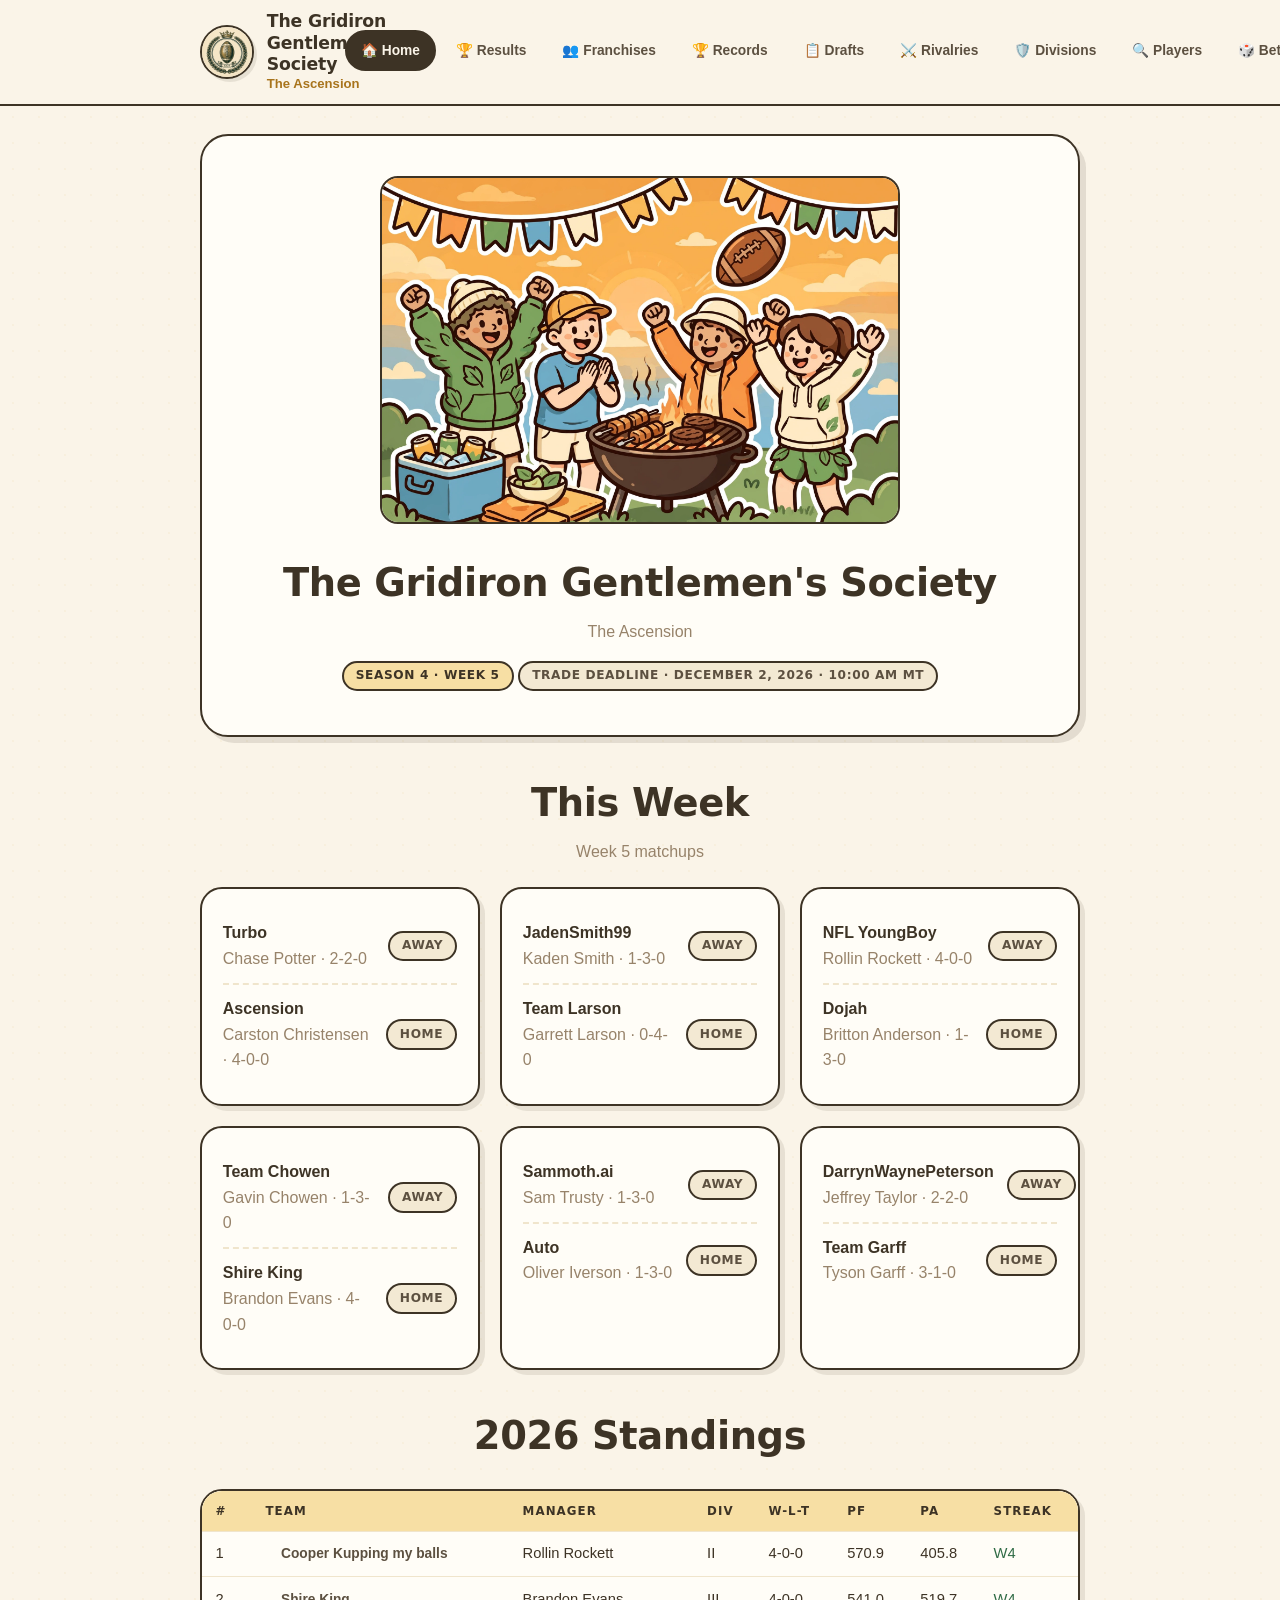
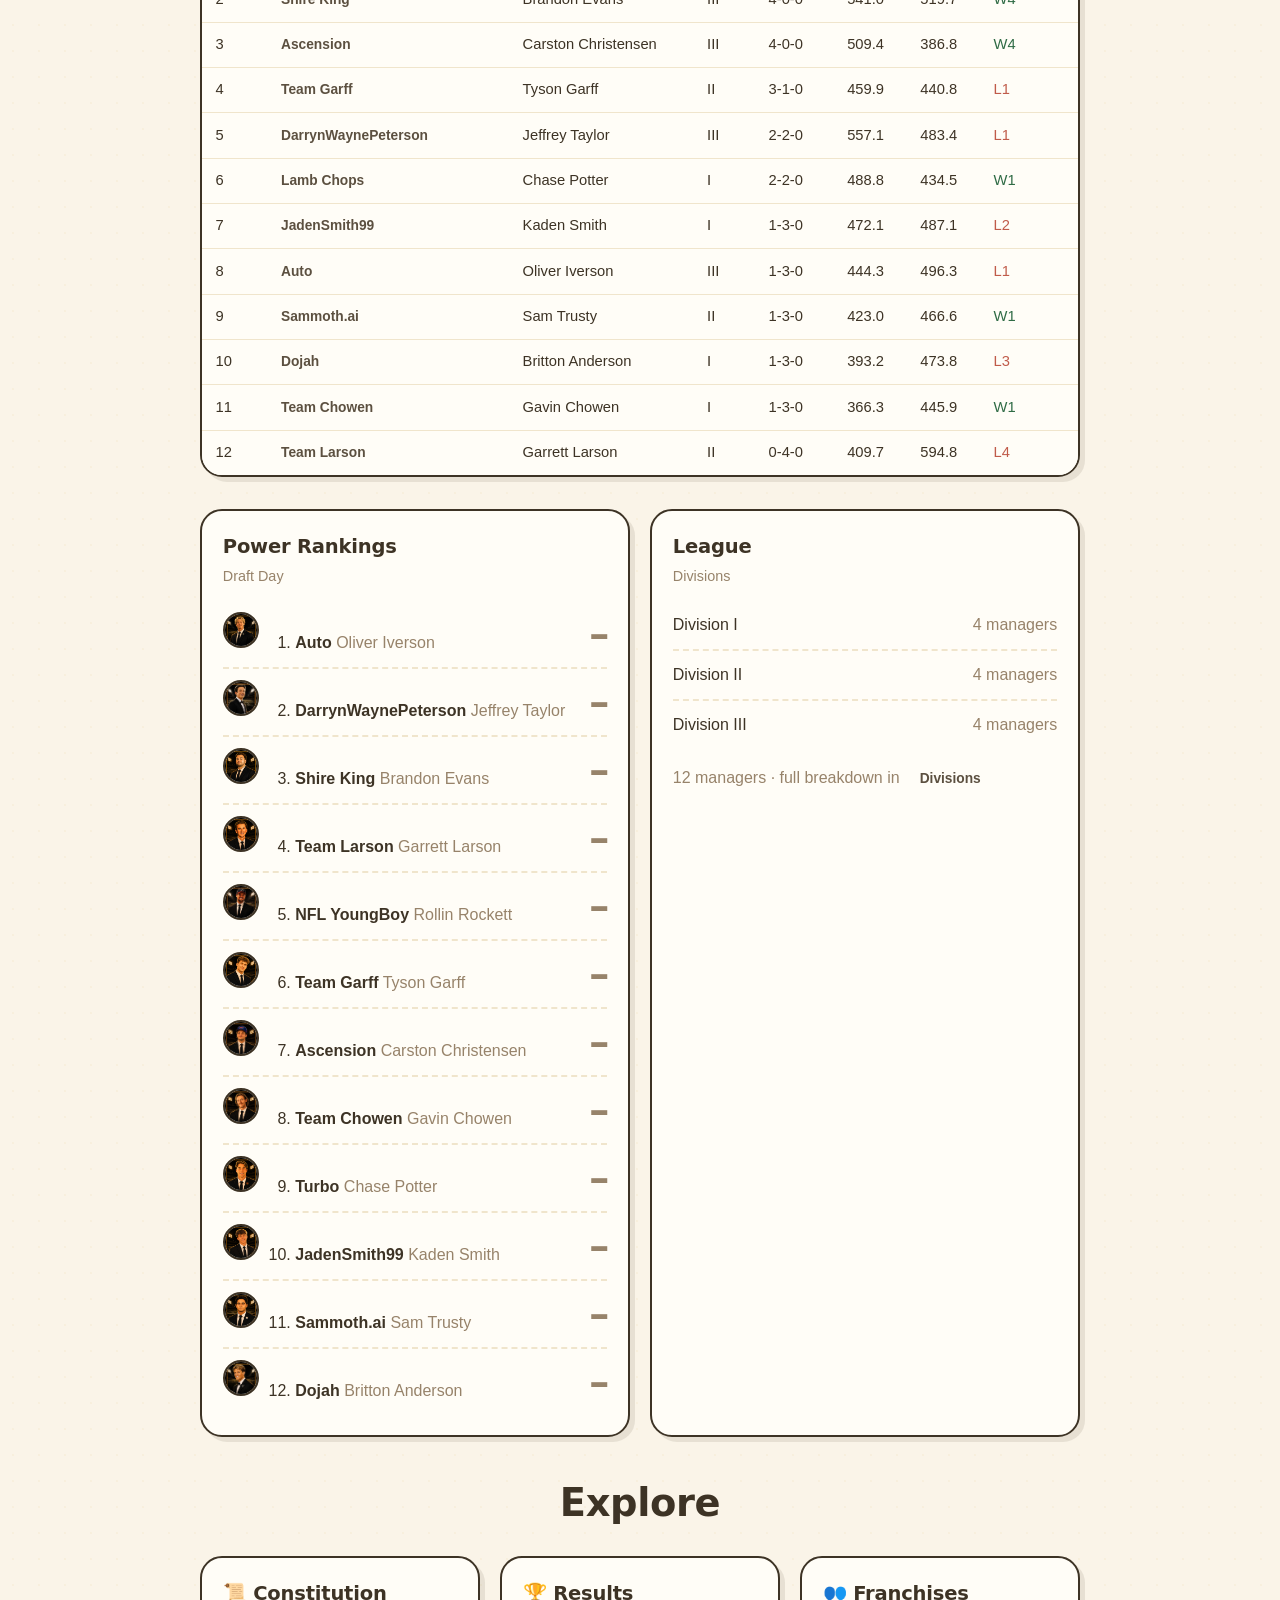
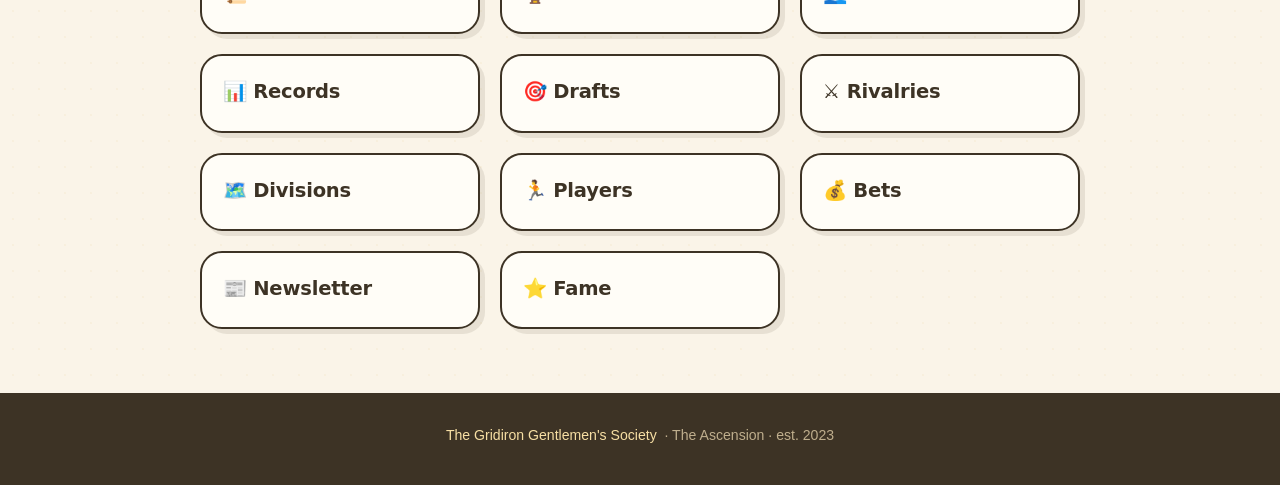
<file: index.html>
<!DOCTYPE html>
<html lang="en">
<head>
<meta charset="utf-8">
<meta name="viewport" content="width=device-width, initial-scale=1">
<title>The Gridiron Gentlemen's Society</title>
<meta name="description" content="The Gridiron Gentlemen's Society — a fantasy football league. Standings, drafts, records, rivalries, newsletters and more.">
<meta name="theme-color" content="#0a1420">
<link rel="manifest" href="manifest.json">
<link rel="apple-touch-icon" href="assets/apple-touch-icon.png">
<link rel="icon" type="image/png" href="assets/icon-192.png">
<link rel="stylesheet" href="css/styles.css">
</head>
<body>

<header class="site-header">
  <div class="wrap brand-row">
    <a class="brand" href="#" aria-label="The Gridiron Gentlemen's Society — home">
      <img class="brand-badge" src="assets/art/league-emblem.webp" alt="Gridiron Gentlemen's Society crest" width="52" height="52">
      <span class="brand-text">
        <span class="brand-name">The Gridiron Gentlemen's Society</span>
        <span class="brand-motto">The Ascension</span>
      </span>
    </a>
    <nav class="nav" id="nav" aria-label="League sections"></nav>
  </div>
</header>

<main id="app" class="wrap">
  <p class="muted center mt2">Loading the league&hellip;</p>
</main>

<footer class="site-footer">
  <div class="wrap center">
    <span class="gold">The Gridiron Gentlemen's Society</span>
    <span class="muted">&nbsp;&middot;&nbsp;The Ascension&nbsp;&middot;&nbsp;est. 2023</span>
  </div>
</footer>

<script src="js/lib.js"></script>
<!-- Section modules register themselves on window.Sections (built separately). -->
<script src="js/sections/home.js"></script>
<script src="js/sections/constitution.js"></script>
<script src="js/sections/results.js"></script>
<script src="js/sections/franchises.js"></script>
<script src="js/sections/records.js"></script>
<script src="js/sections/drafts.js"></script>
<script src="js/sections/rivalries.js"></script>
<script src="js/sections/divisions.js"></script>
<script src="js/sections/players.js"></script>
<script src="js/sections/bets.js"></script>
<script src="js/sections/newsletter.js"></script>
<script src="js/sections/fame.js"></script>
<script src="js/app.js"></script>

</body>
</html>
</file>
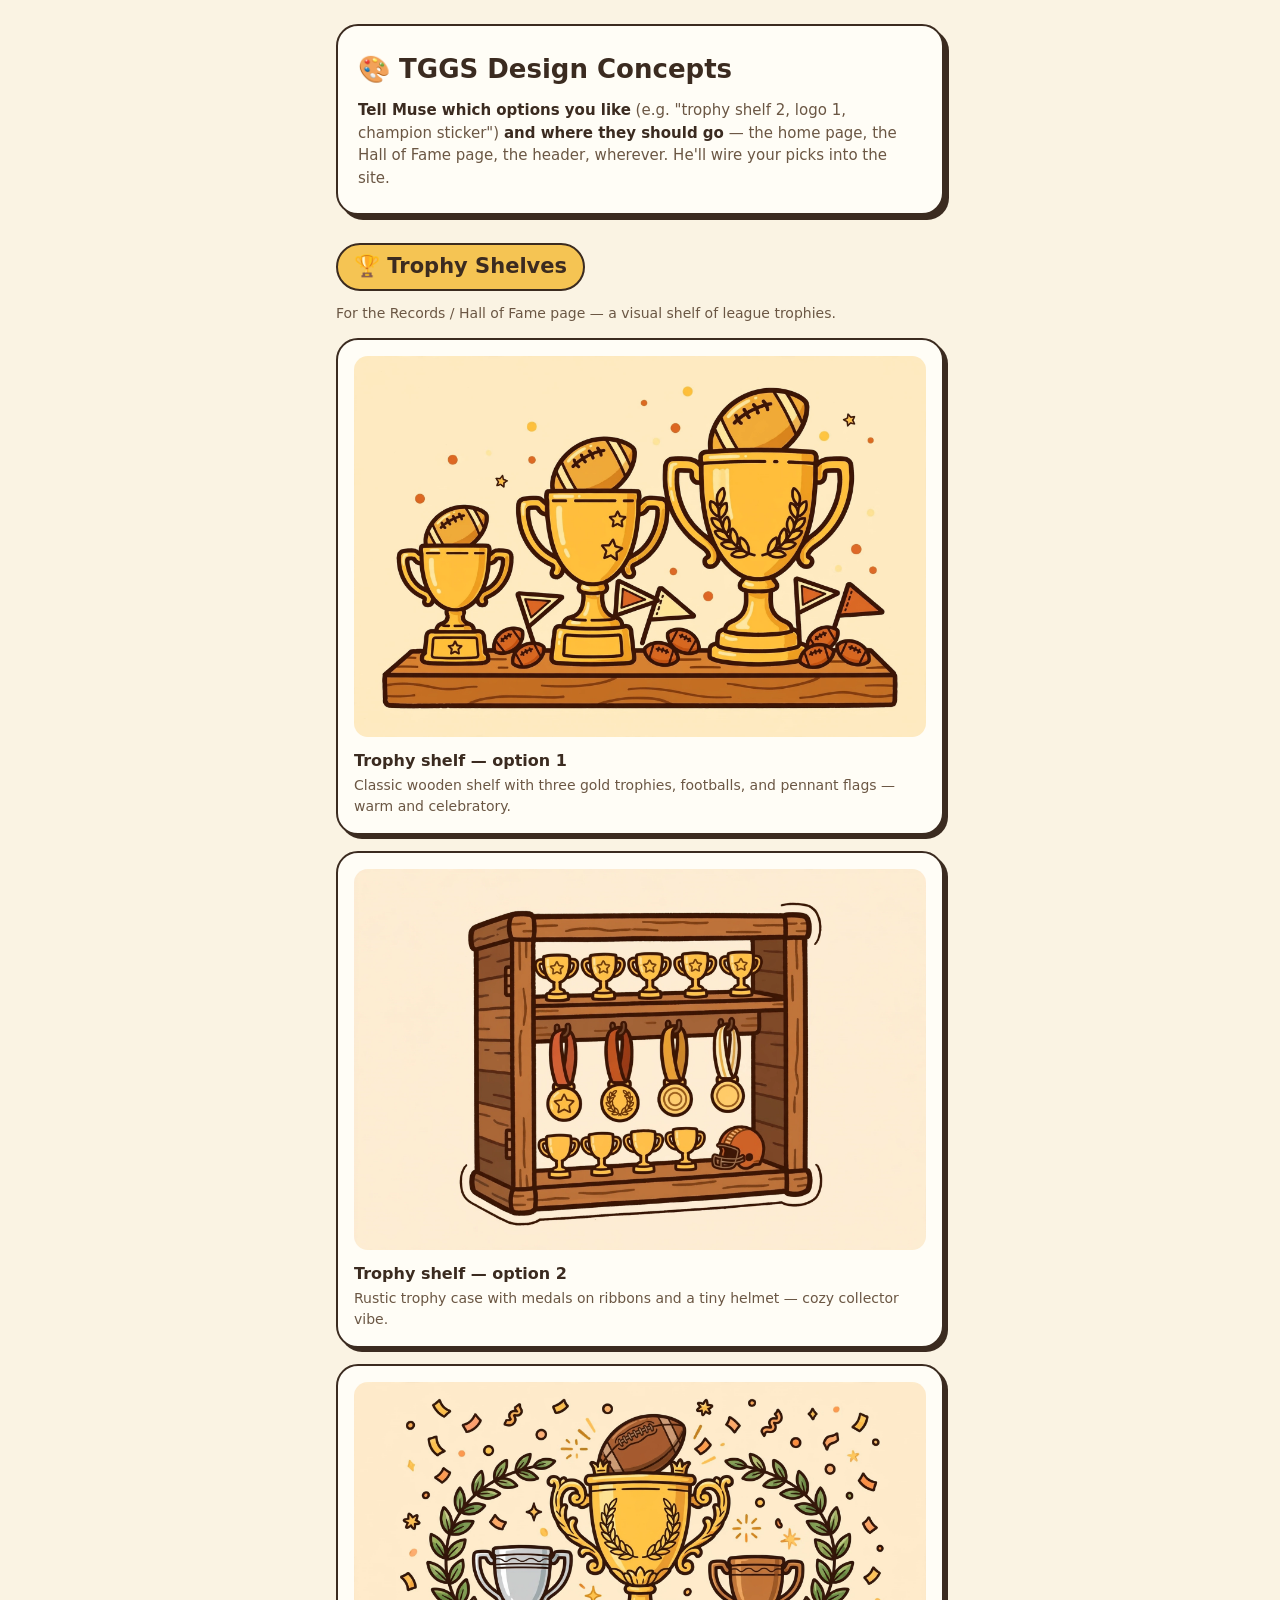
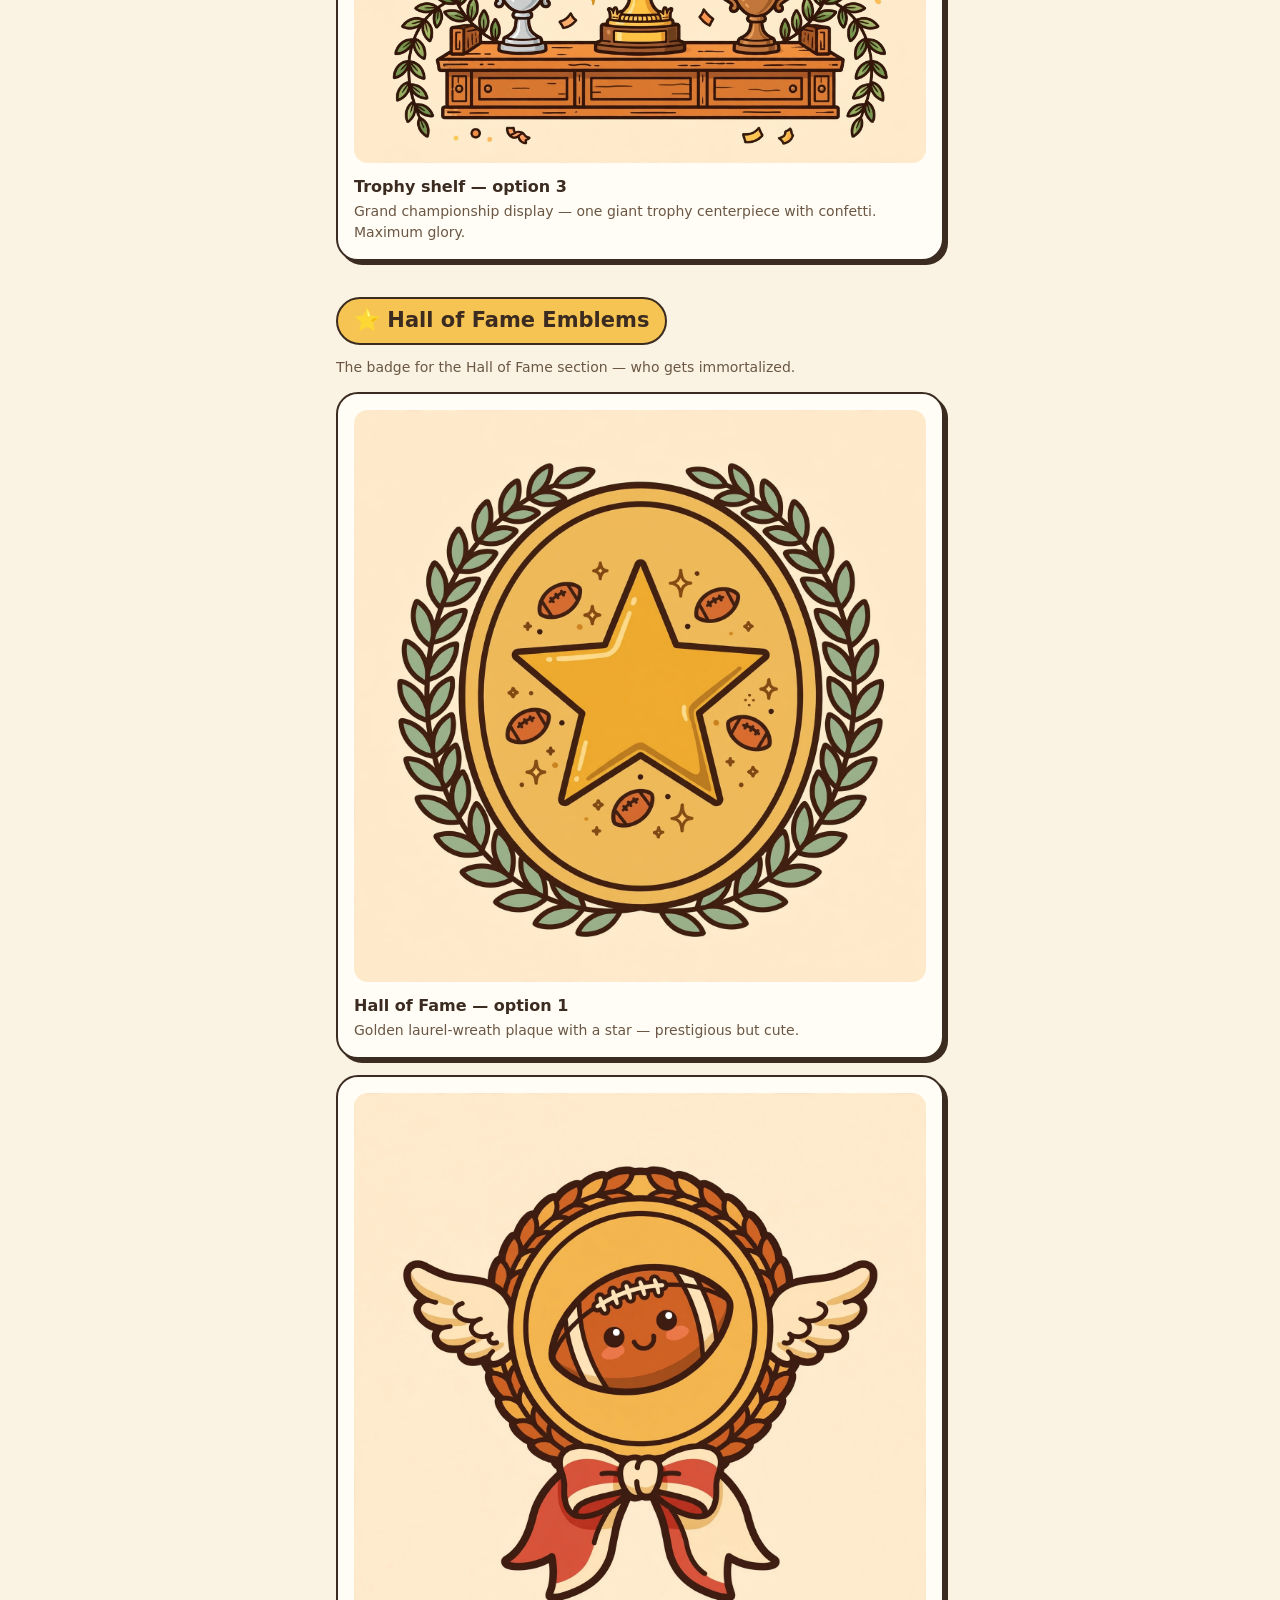
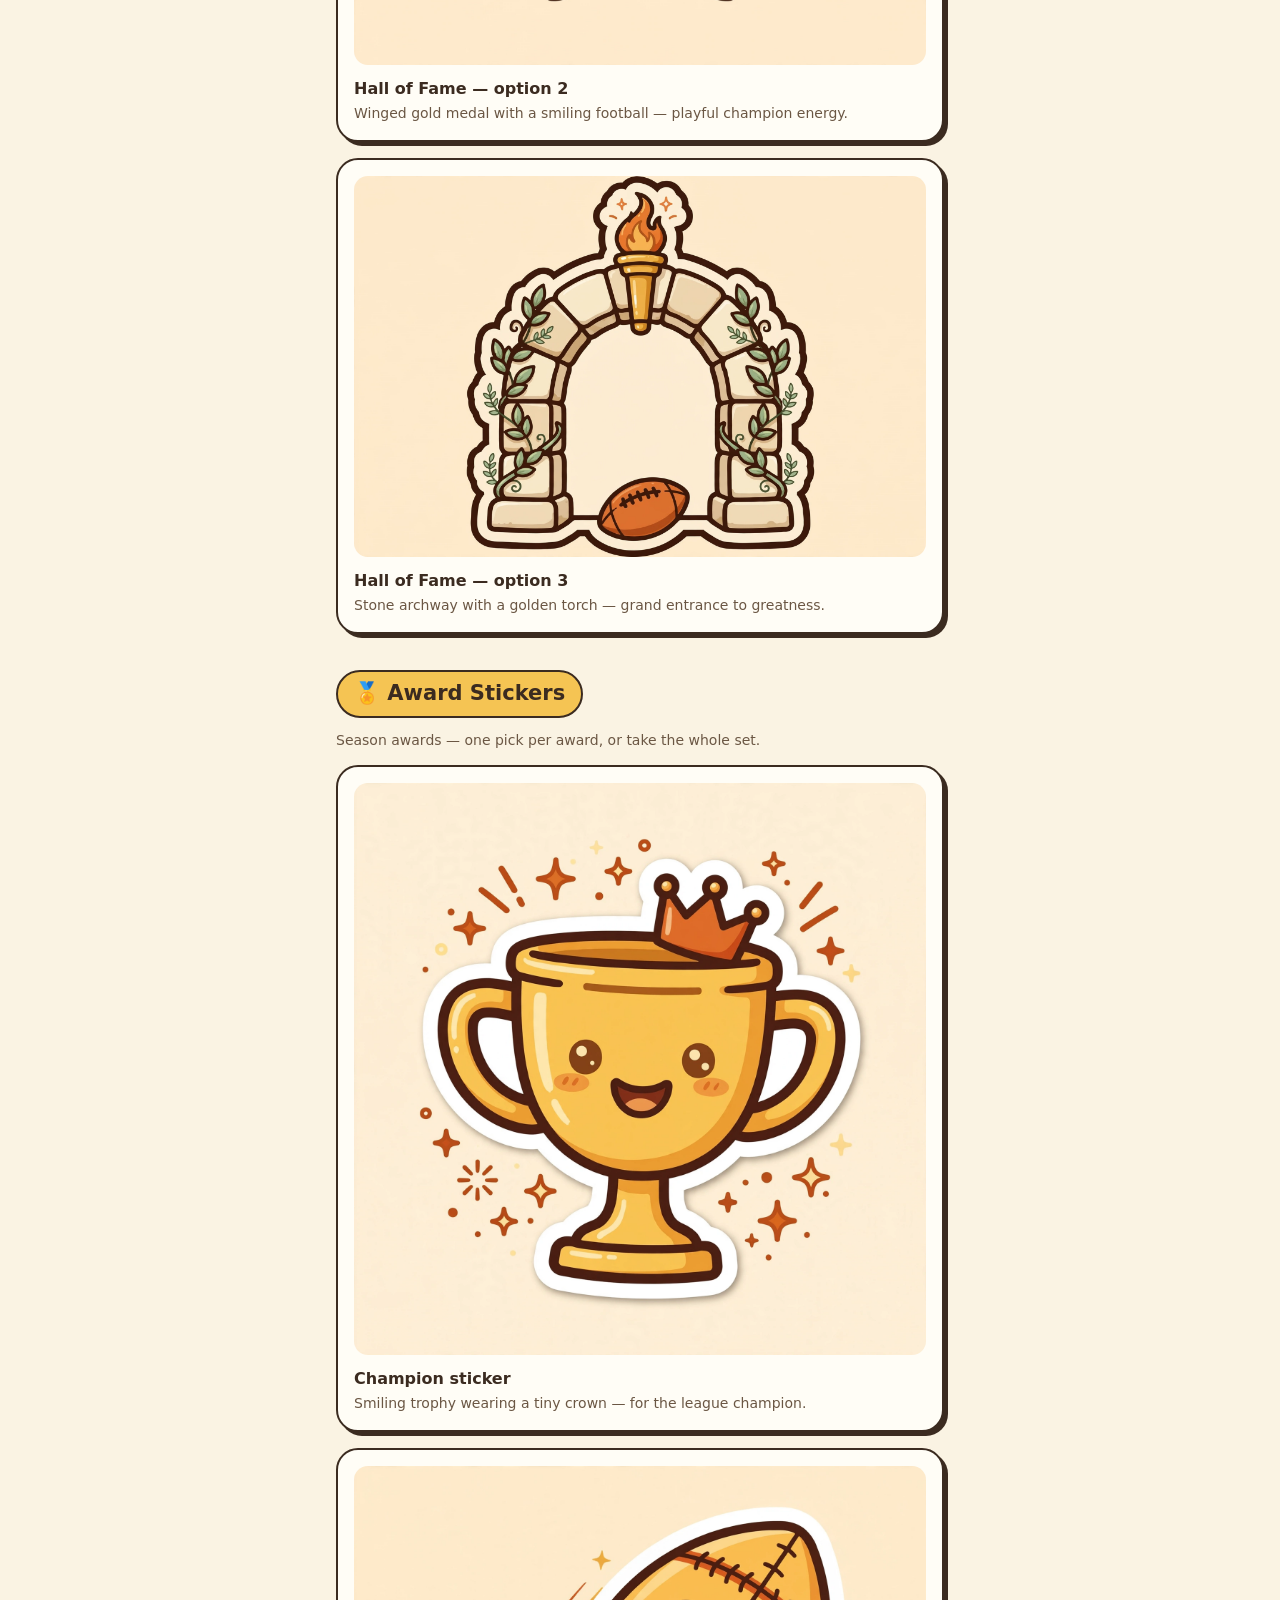
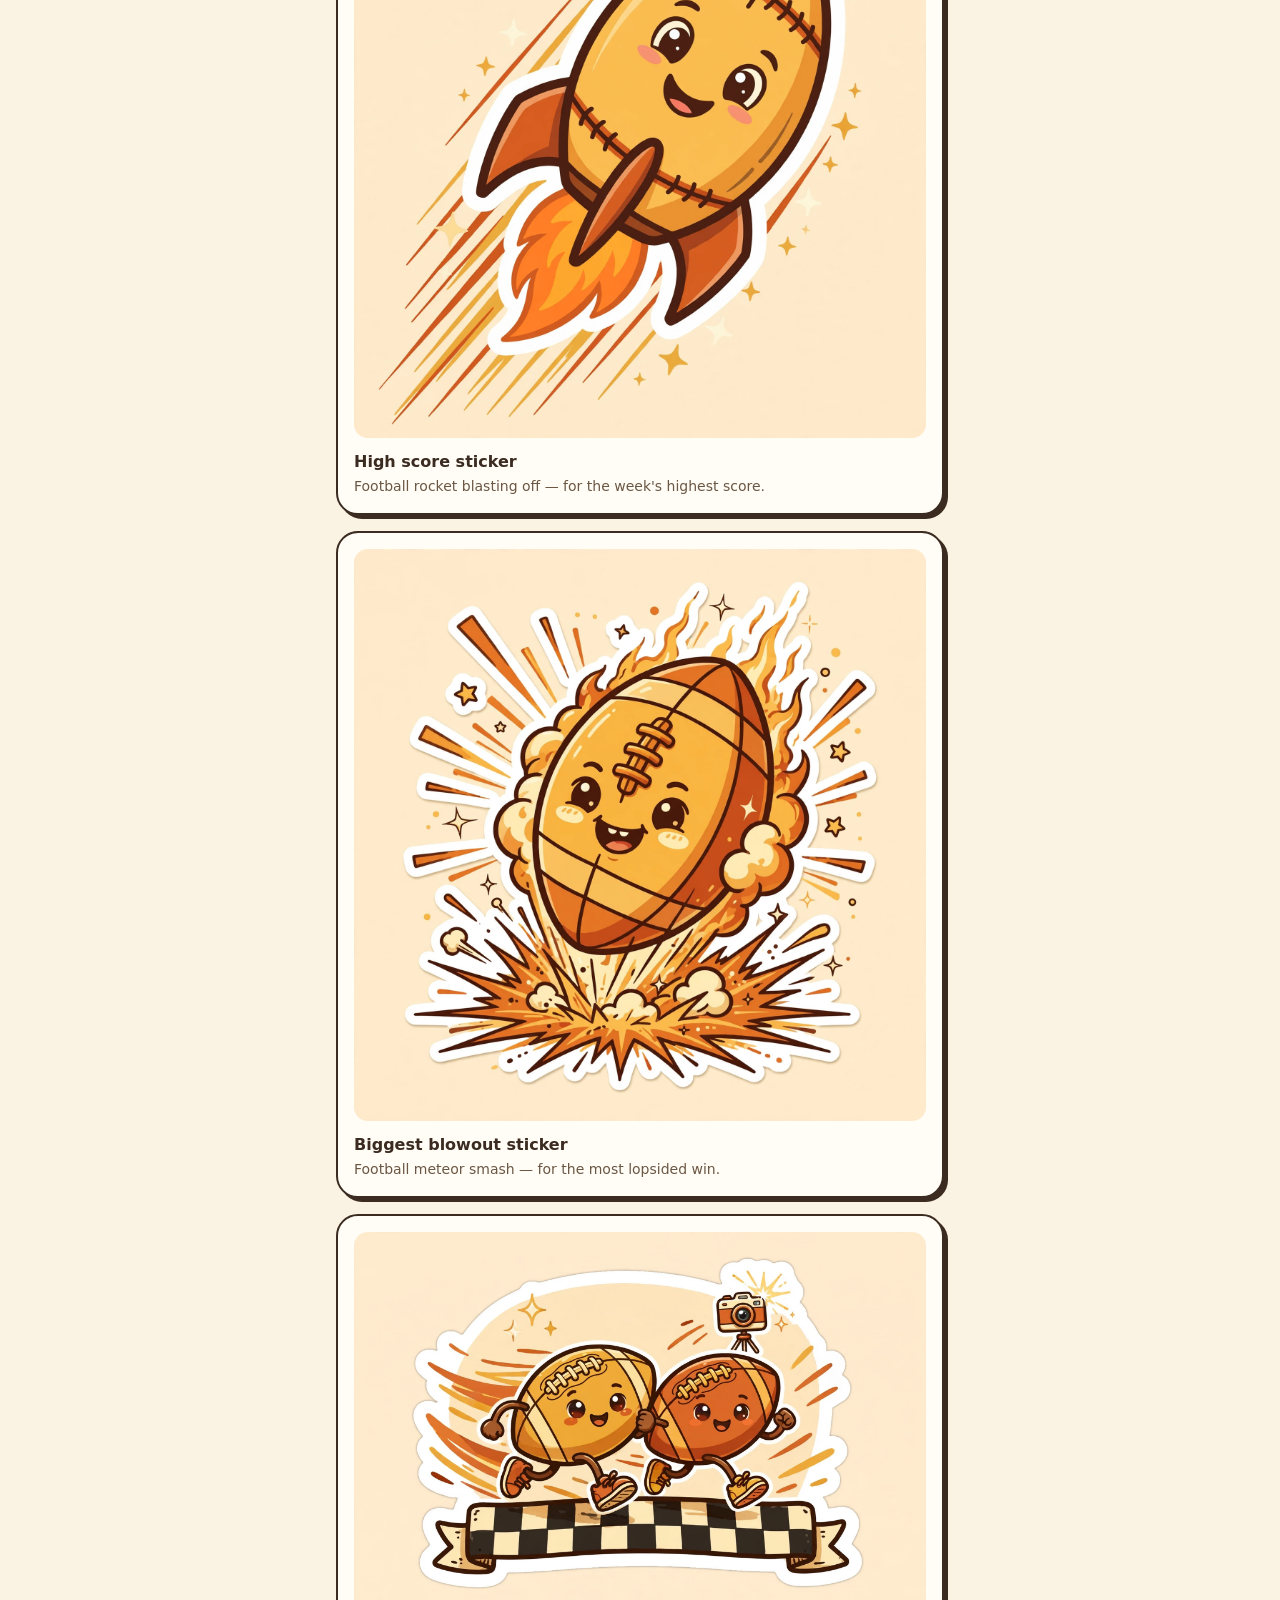
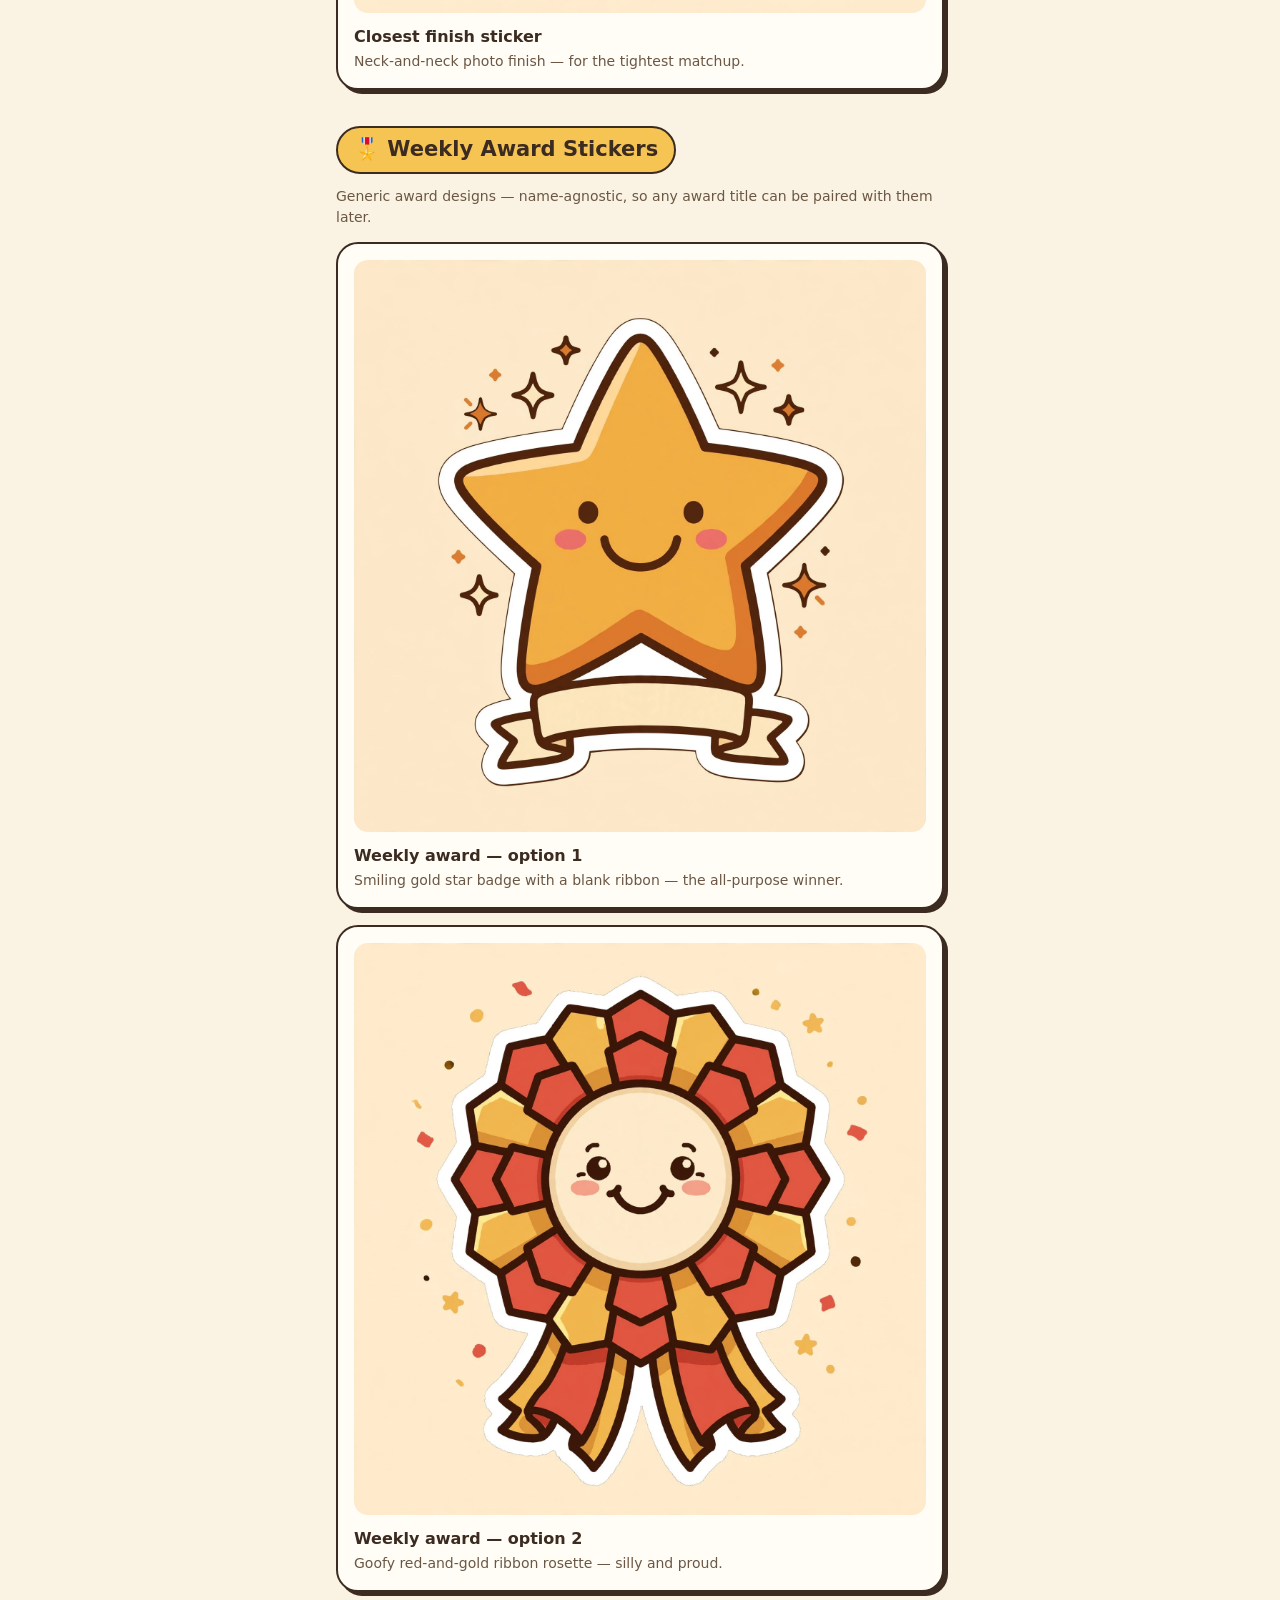
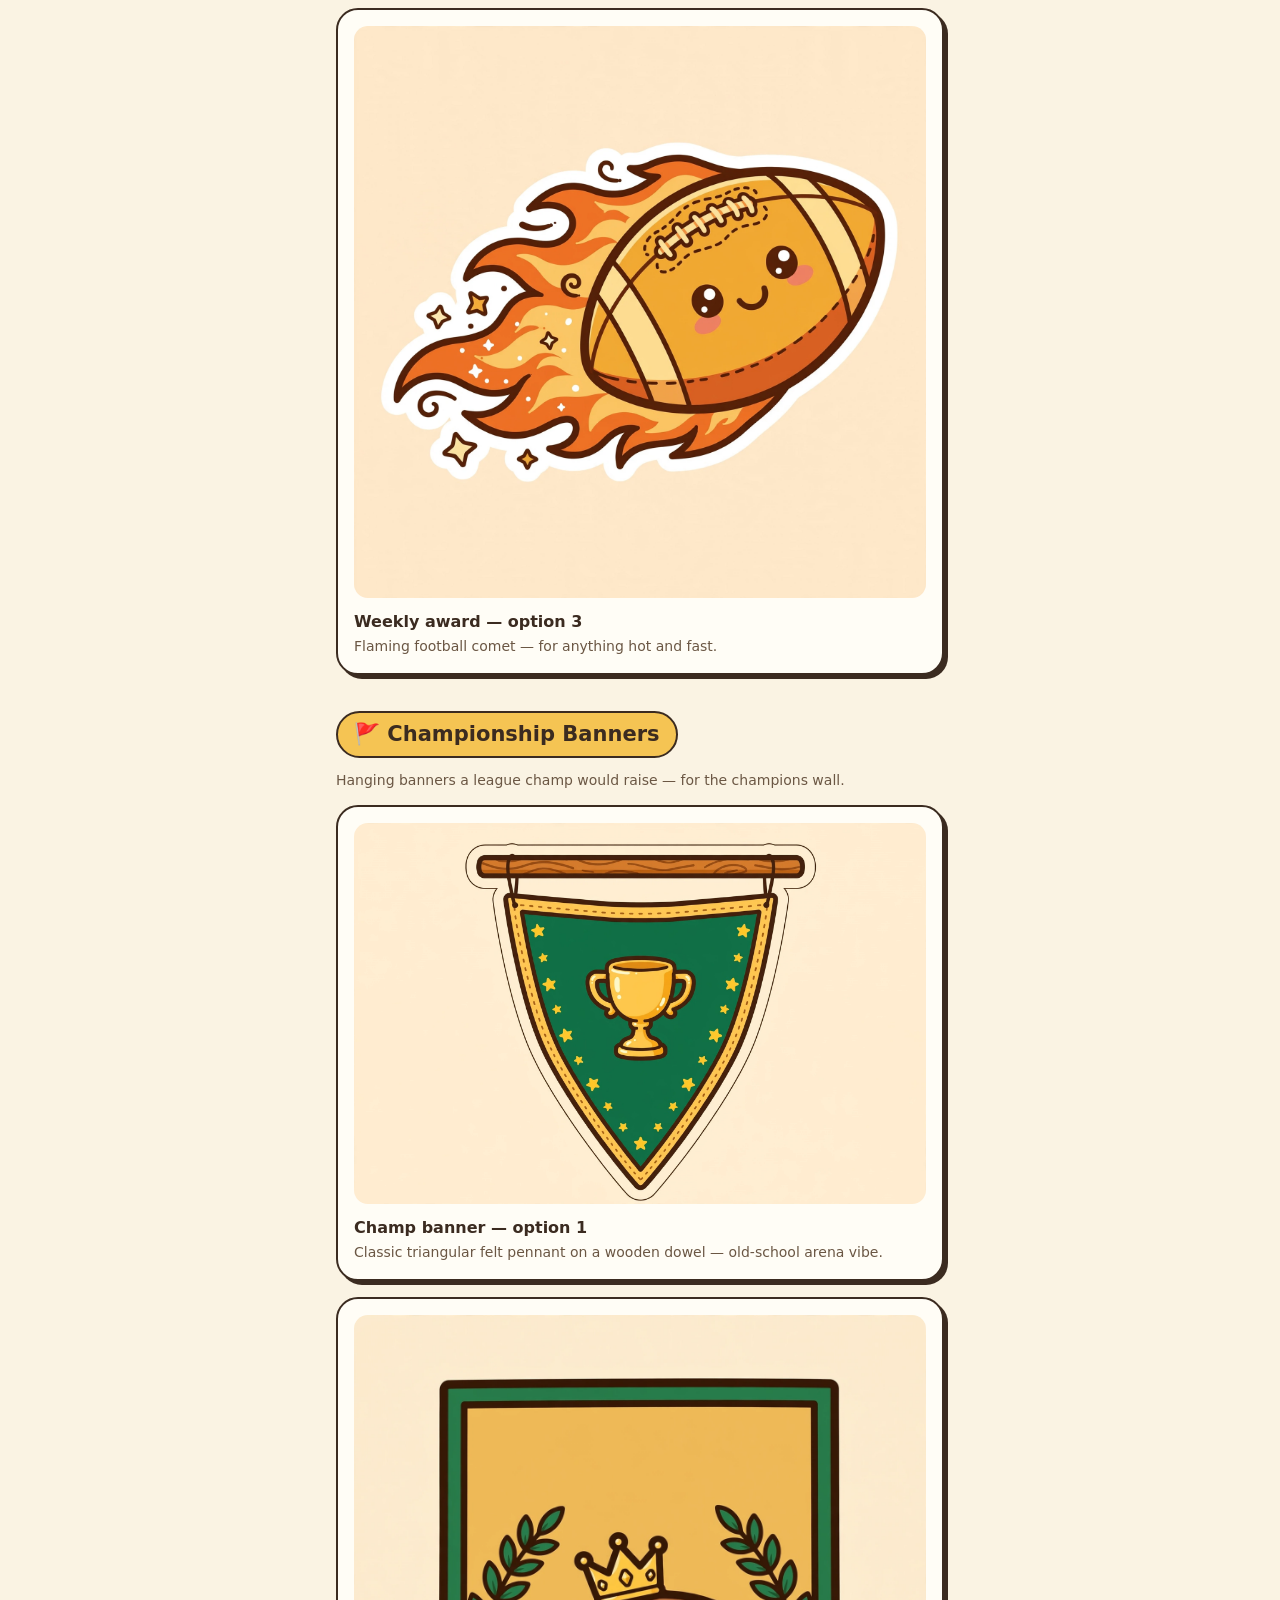
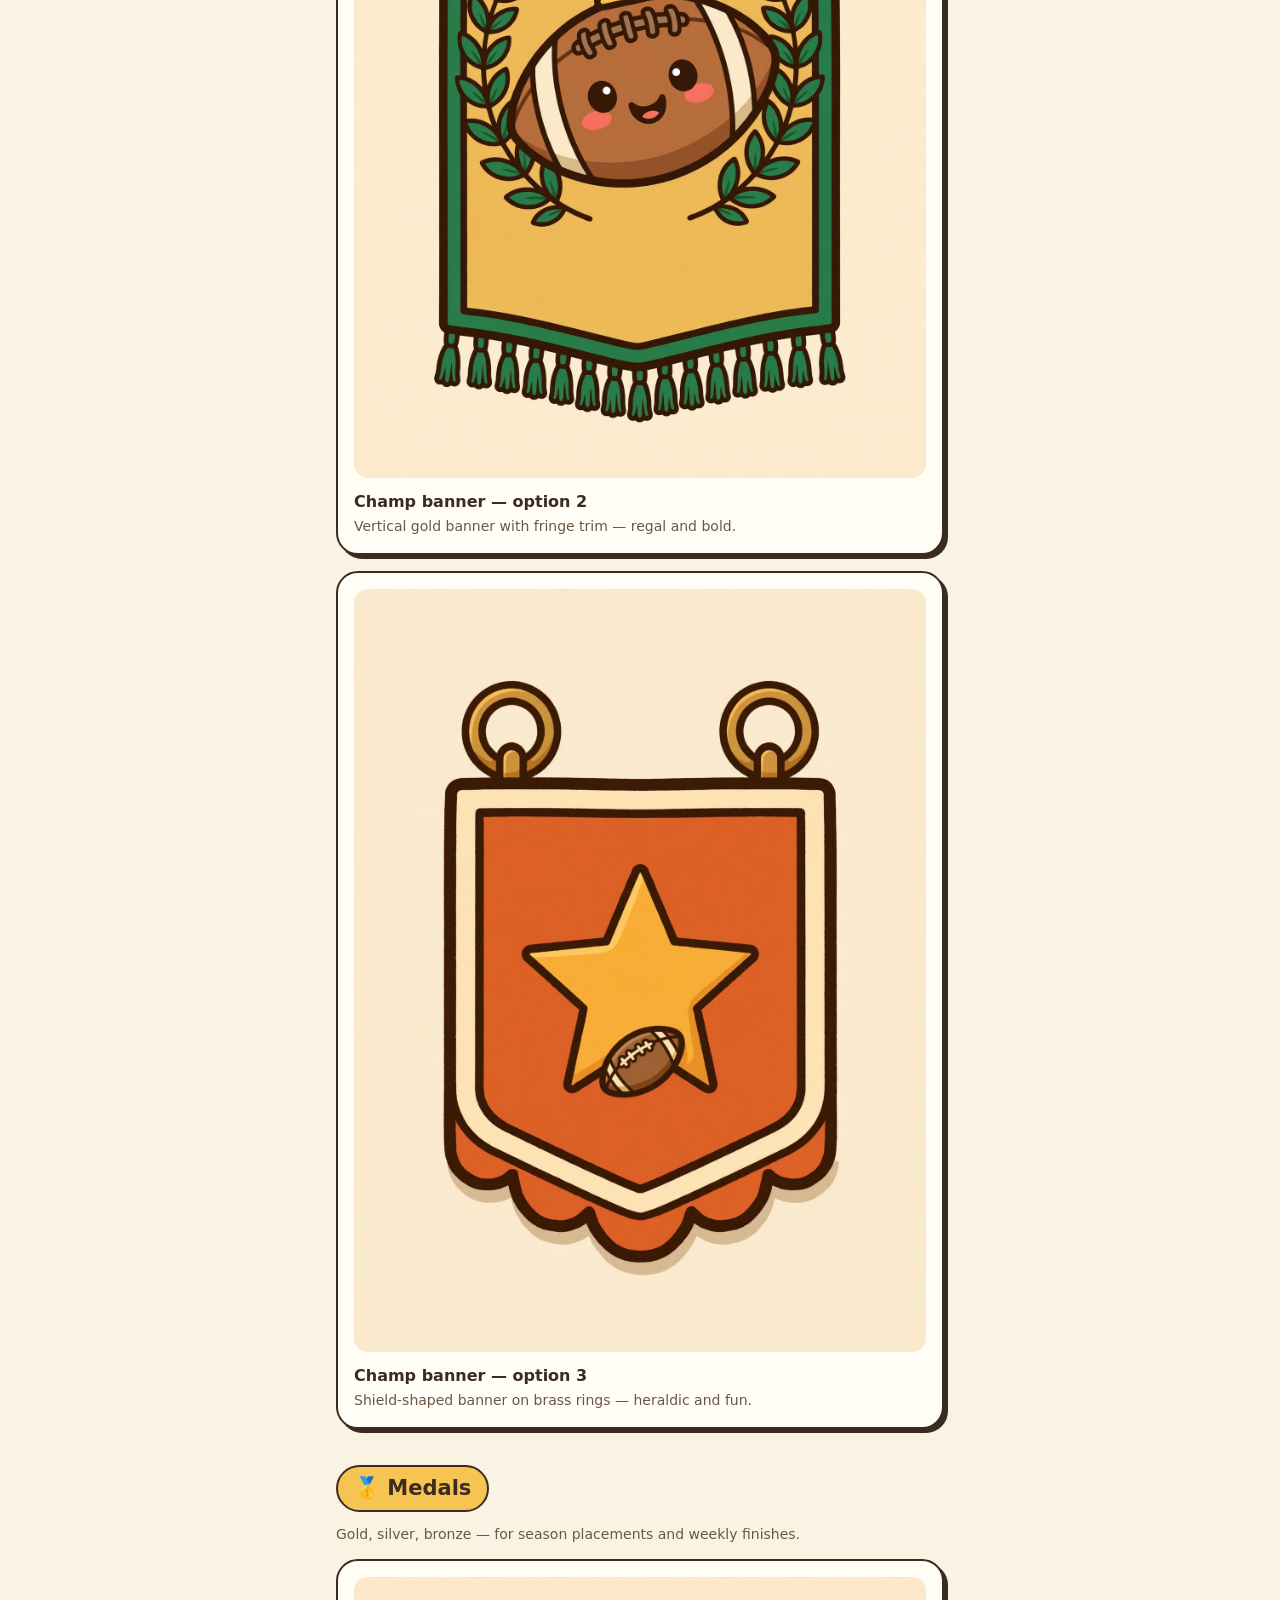
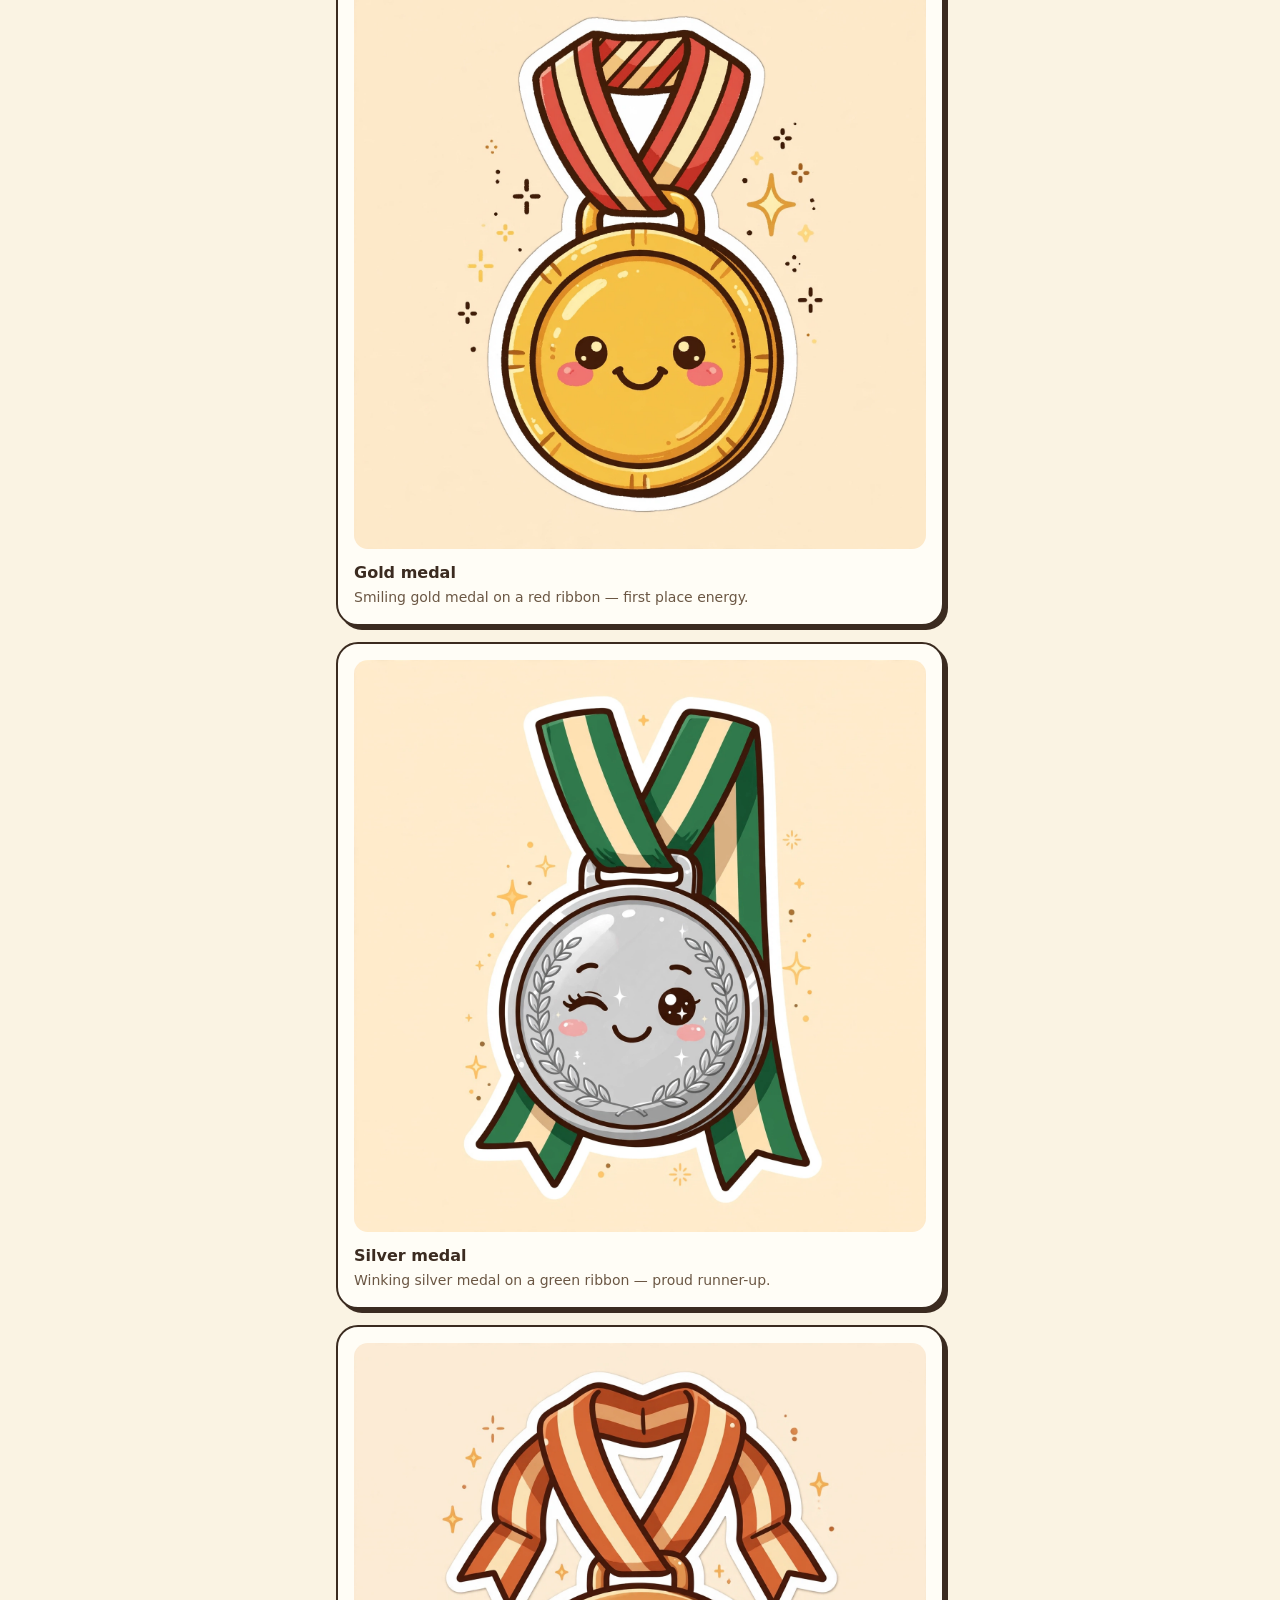
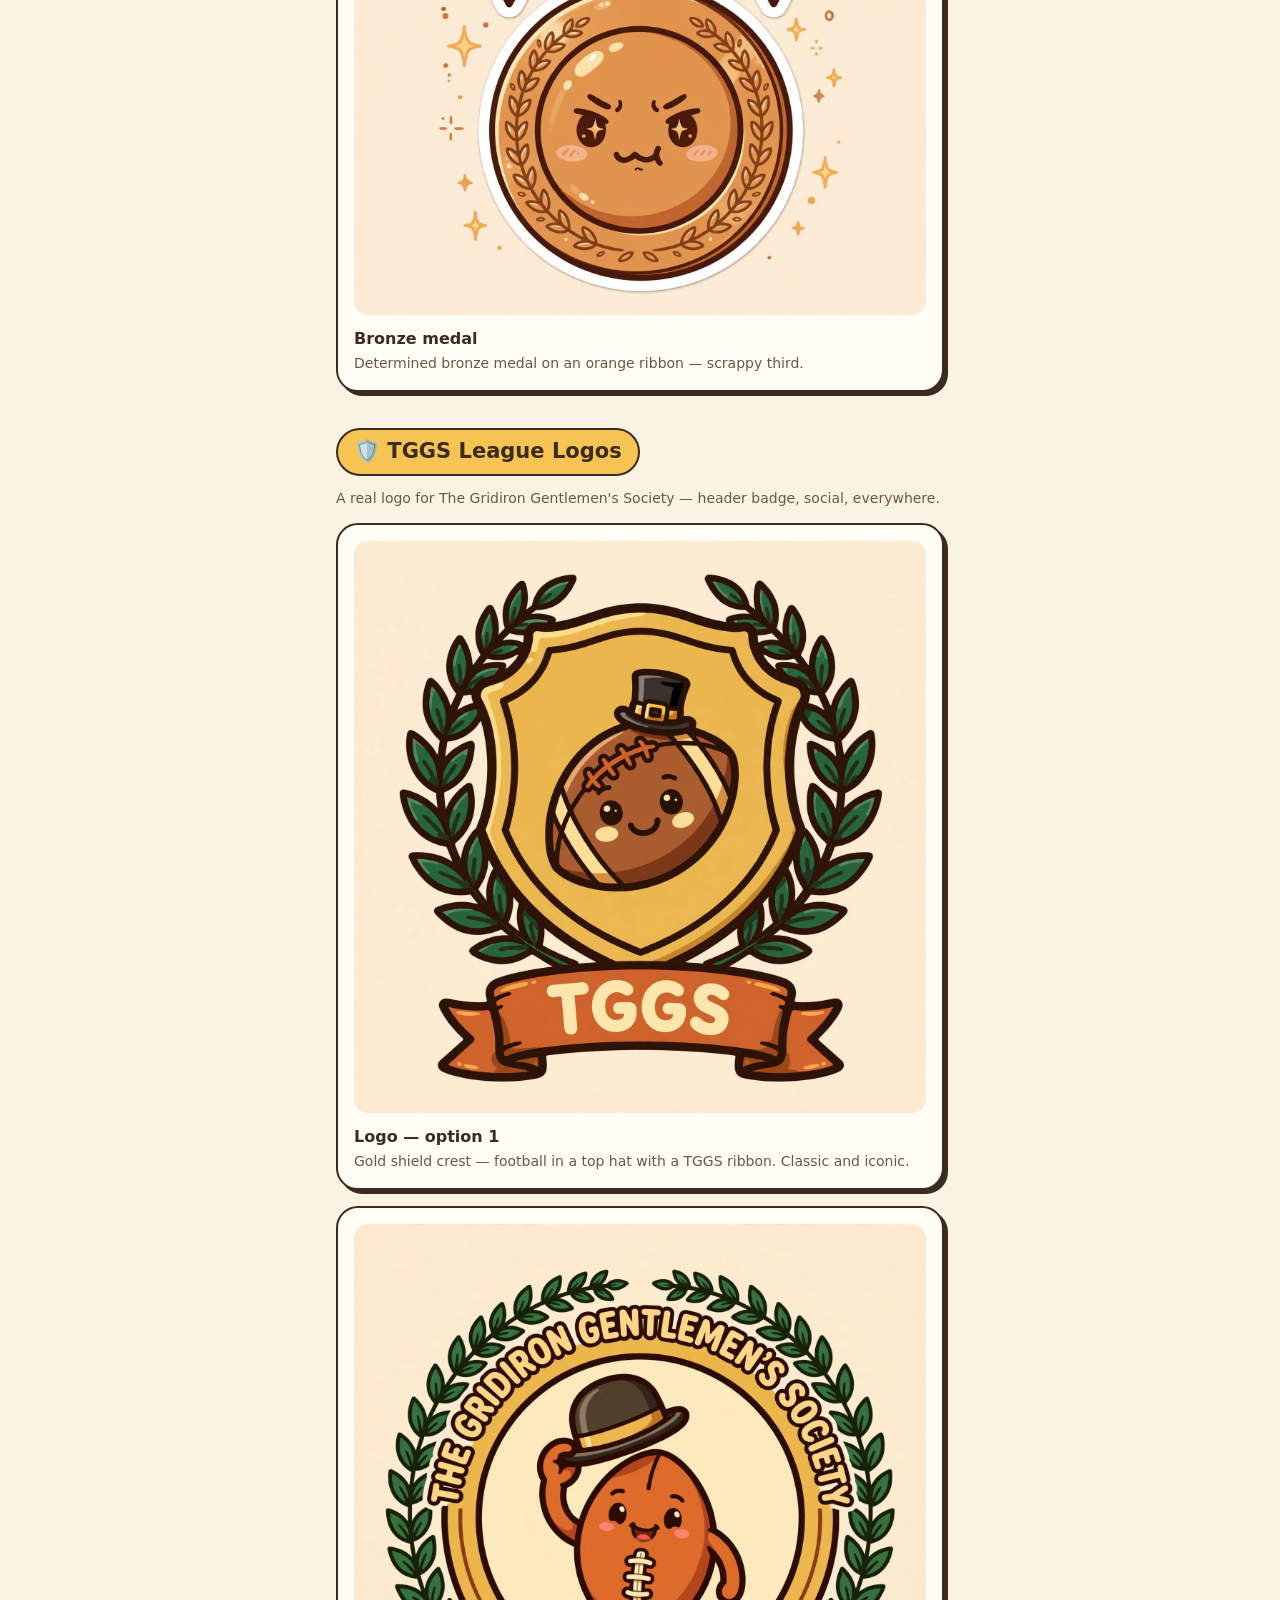
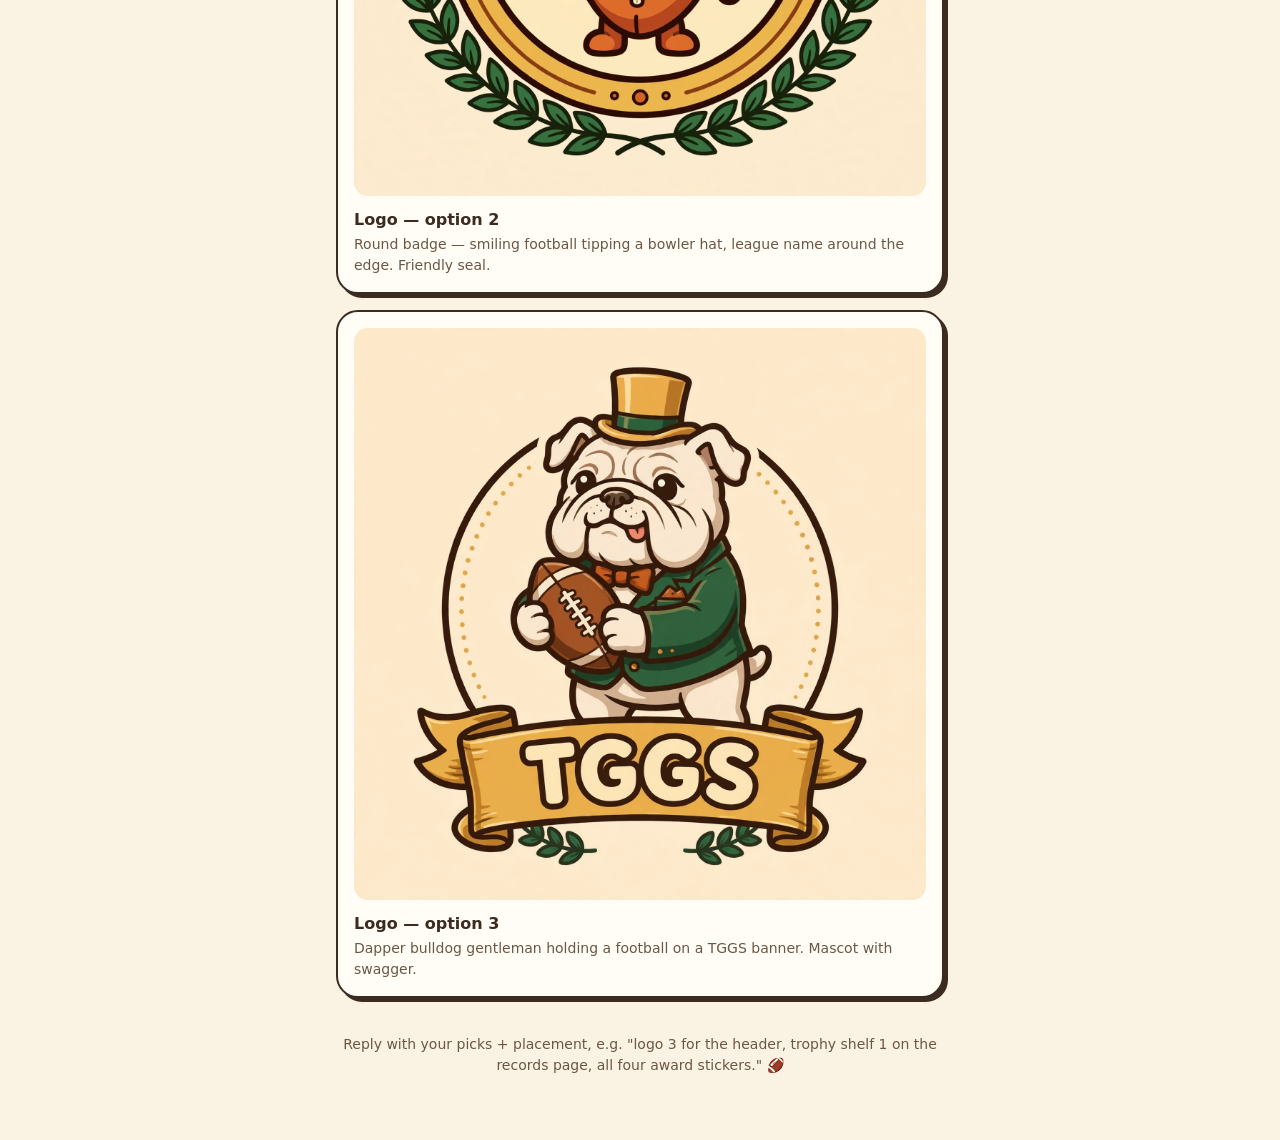
<file: design-concepts/index.html>
<!DOCTYPE html>
<html lang="en">
<head>
<meta charset="UTF-8">
<meta name="viewport" content="width=device-width, initial-scale=1">
<title>TGGS Design Concepts — Pick Your Favorites</title>
<style>
  * { box-sizing: border-box; margin: 0; padding: 0; }
  body {
    font-family: ui-rounded, "SF Pro Rounded", "Hiragino Maru Gothic ProN", system-ui, sans-serif;
    background: #faf3e3; color: #3b2b20; line-height: 1.5;
    padding: 24px 16px 64px; max-width: 640px; margin: 0 auto;
  }
  header {
    background: #fffdf6; border: 2.5px solid #3b2b20; border-radius: 22px;
    padding: 24px 20px; margin-bottom: 28px; box-shadow: 5px 5px 0 #3b2b20;
  }
  header h1 { font-size: 26px; margin-bottom: 10px; }
  header p { font-size: 15px; color: #6b5744; }
  header p strong { color: #3b2b20; }
  section { margin-bottom: 36px; }
  section > h2 {
    font-size: 21px; margin-bottom: 4px;
    display: inline-block; background: #f5c453; color: #3b2b20;
    padding: 6px 16px; border: 2.5px solid #3b2b20; border-radius: 999px;
  }
  section > p.sec-sub { font-size: 14px; color: #6b5744; margin: 8px 0 14px; }
  .opt {
    background: #fffdf6; border: 2.5px solid #3b2b20; border-radius: 22px;
    padding: 16px; margin-bottom: 16px; box-shadow: 4px 4px 0 #3b2b20;
  }
  .opt img { width: 100%; height: auto; border-radius: 14px; display: block; background: #faf3e3; }
  .opt .label { font-weight: 800; font-size: 16px; margin: 12px 0 2px; }
  .opt .vibe { font-size: 14px; color: #6b5744; }
  footer { text-align: center; font-size: 14px; color: #6b5744; margin-top: 12px; }
</style>
</head>
<body>
<header>
  <h1>🎨 TGGS Design Concepts</h1>
  <p><strong>Tell Muse which options you like</strong> (e.g. "trophy shelf 2, logo 1, champion sticker") <strong>and where they should go</strong> — the home page, the Hall of Fame page, the header, wherever. He'll wire your picks into the site.</p>
</header>

<section>
  <h2>🏆 Trophy Shelves</h2>
  <p class="sec-sub">For the Records / Hall of Fame page — a visual shelf of league trophies.</p>
  <div class="opt"><img src="../assets/art/concepts/concept-trophy-shelf-1.webp" alt="Trophy shelf option 1"><div class="label">Trophy shelf — option 1</div><div class="vibe">Classic wooden shelf with three gold trophies, footballs, and pennant flags — warm and celebratory.</div></div>
  <div class="opt"><img src="../assets/art/concepts/concept-trophy-shelf-2.webp" alt="Trophy shelf option 2"><div class="label">Trophy shelf — option 2</div><div class="vibe">Rustic trophy case with medals on ribbons and a tiny helmet — cozy collector vibe.</div></div>
  <div class="opt"><img src="../assets/art/concepts/concept-trophy-shelf-3.webp" alt="Trophy shelf option 3"><div class="label">Trophy shelf — option 3</div><div class="vibe">Grand championship display — one giant trophy centerpiece with confetti. Maximum glory.</div></div>
</section>

<section>
  <h2>⭐ Hall of Fame Emblems</h2>
  <p class="sec-sub">The badge for the Hall of Fame section — who gets immortalized.</p>
  <div class="opt"><img src="../assets/art/concepts/concept-hof-1.webp" alt="Hall of Fame option 1"><div class="label">Hall of Fame — option 1</div><div class="vibe">Golden laurel-wreath plaque with a star — prestigious but cute.</div></div>
  <div class="opt"><img src="../assets/art/concepts/concept-hof-2.webp" alt="Hall of Fame option 2"><div class="label">Hall of Fame — option 2</div><div class="vibe">Winged gold medal with a smiling football — playful champion energy.</div></div>
  <div class="opt"><img src="../assets/art/concepts/concept-hof-3.webp" alt="Hall of Fame option 3"><div class="label">Hall of Fame — option 3</div><div class="vibe">Stone archway with a golden torch — grand entrance to greatness.</div></div>
</section>

<section>
  <h2>🏅 Award Stickers</h2>
  <p class="sec-sub">Season awards — one pick per award, or take the whole set.</p>
  <div class="opt"><img src="../assets/art/concepts/concept-award-champion.webp" alt="Champion sticker"><div class="label">Champion sticker</div><div class="vibe">Smiling trophy wearing a tiny crown — for the league champion.</div></div>
  <div class="opt"><img src="../assets/art/concepts/concept-award-high-score.webp" alt="High score sticker"><div class="label">High score sticker</div><div class="vibe">Football rocket blasting off — for the week's highest score.</div></div>
  <div class="opt"><img src="../assets/art/concepts/concept-award-blowout.webp" alt="Biggest blowout sticker"><div class="label">Biggest blowout sticker</div><div class="vibe">Football meteor smash — for the most lopsided win.</div></div>
  <div class="opt"><img src="../assets/art/concepts/concept-award-close-finish.webp" alt="Closest finish sticker"><div class="label">Closest finish sticker</div><div class="vibe">Neck-and-neck photo finish — for the tightest matchup.</div></div>
</section>

<section>
  <h2>🎖️ Weekly Award Stickers</h2>
  <p class="sec-sub">Generic award designs — name-agnostic, so any award title can be paired with them later.</p>
  <div class="opt"><img src="../assets/art/concepts/concept-weekly-award-1.webp" alt="Weekly award option 1"><div class="label">Weekly award — option 1</div><div class="vibe">Smiling gold star badge with a blank ribbon — the all-purpose winner.</div></div>
  <div class="opt"><img src="../assets/art/concepts/concept-weekly-award-2.webp" alt="Weekly award option 2"><div class="label">Weekly award — option 2</div><div class="vibe">Goofy red-and-gold ribbon rosette — silly and proud.</div></div>
  <div class="opt"><img src="../assets/art/concepts/concept-weekly-award-3.webp" alt="Weekly award option 3"><div class="label">Weekly award — option 3</div><div class="vibe">Flaming football comet — for anything hot and fast.</div></div>
</section>

<section>
  <h2>🚩 Championship Banners</h2>
  <p class="sec-sub">Hanging banners a league champ would raise — for the champions wall.</p>
  <div class="opt"><img src="../assets/art/concepts/concept-champ-banner-1.webp" alt="Championship banner option 1"><div class="label">Champ banner — option 1</div><div class="vibe">Classic triangular felt pennant on a wooden dowel — old-school arena vibe.</div></div>
  <div class="opt"><img src="../assets/art/concepts/concept-champ-banner-2.webp" alt="Championship banner option 2"><div class="label">Champ banner — option 2</div><div class="vibe">Vertical gold banner with fringe trim — regal and bold.</div></div>
  <div class="opt"><img src="../assets/art/concepts/concept-champ-banner-3.webp" alt="Championship banner option 3"><div class="label">Champ banner — option 3</div><div class="vibe">Shield-shaped banner on brass rings — heraldic and fun.</div></div>
</section>

<section>
  <h2>🥇 Medals</h2>
  <p class="sec-sub">Gold, silver, bronze — for season placements and weekly finishes.</p>
  <div class="opt"><img src="../assets/art/concepts/concept-medal-1.webp" alt="Gold medal"><div class="label">Gold medal</div><div class="vibe">Smiling gold medal on a red ribbon — first place energy.</div></div>
  <div class="opt"><img src="../assets/art/concepts/concept-medal-2.webp" alt="Silver medal"><div class="label">Silver medal</div><div class="vibe">Winking silver medal on a green ribbon — proud runner-up.</div></div>
  <div class="opt"><img src="../assets/art/concepts/concept-medal-3.webp" alt="Bronze medal"><div class="label">Bronze medal</div><div class="vibe">Determined bronze medal on an orange ribbon — scrappy third.</div></div>
</section>

<section>
  <h2>🛡️ TGGS League Logos</h2>
  <p class="sec-sub">A real logo for The Gridiron Gentlemen's Society — header badge, social, everywhere.</p>
  <div class="opt"><img src="../assets/art/concepts/concept-logo-1.webp" alt="Logo option 1"><div class="label">Logo — option 1</div><div class="vibe">Gold shield crest — football in a top hat with a TGGS ribbon. Classic and iconic.</div></div>
  <div class="opt"><img src="../assets/art/concepts/concept-logo-2.webp" alt="Logo option 2"><div class="label">Logo — option 2</div><div class="vibe">Round badge — smiling football tipping a bowler hat, league name around the edge. Friendly seal.</div></div>
  <div class="opt"><img src="../assets/art/concepts/concept-logo-3.webp" alt="Logo option 3"><div class="label">Logo — option 3</div><div class="vibe">Dapper bulldog gentleman holding a football on a TGGS banner. Mascot with swagger.</div></div>
</section>

<footer>Reply with your picks + placement, e.g. "logo 3 for the header, trophy shelf 1 on the records page, all four award stickers." 🏈</footer>
</body>
</html>
</file>
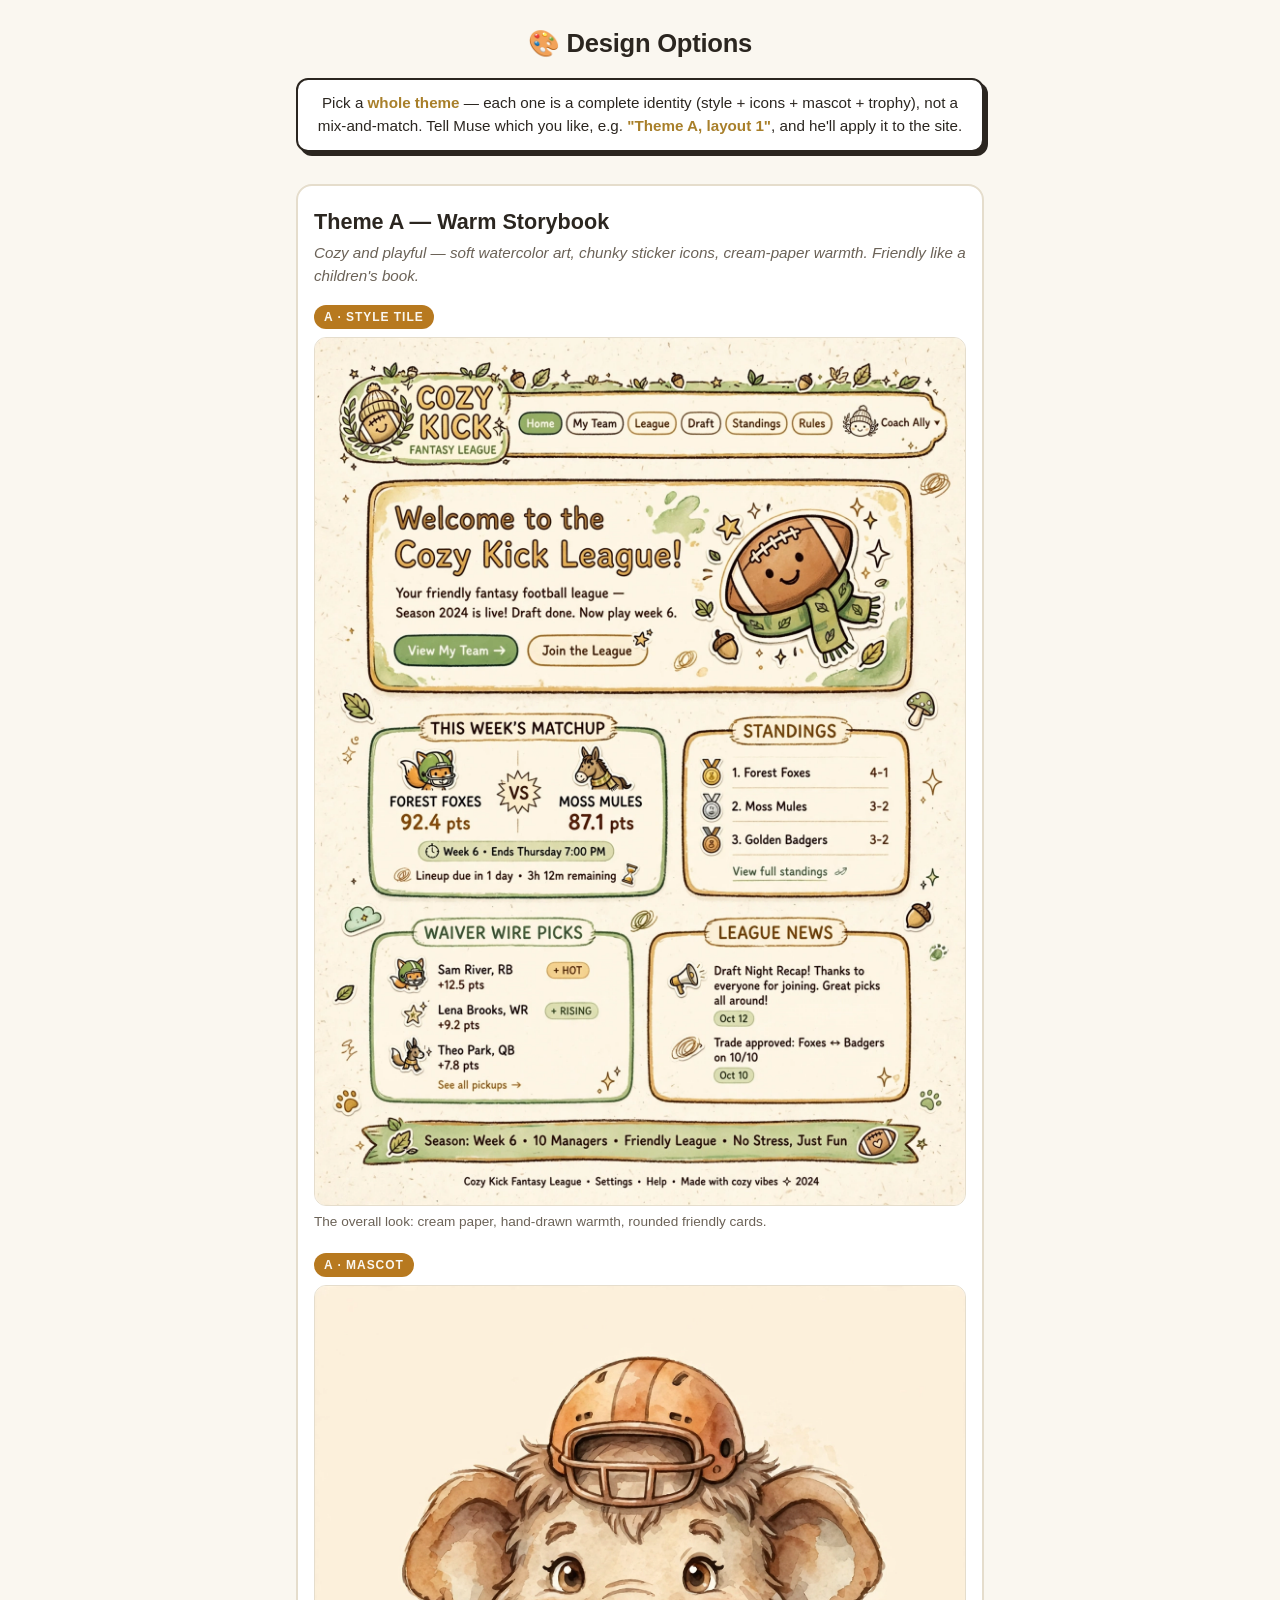
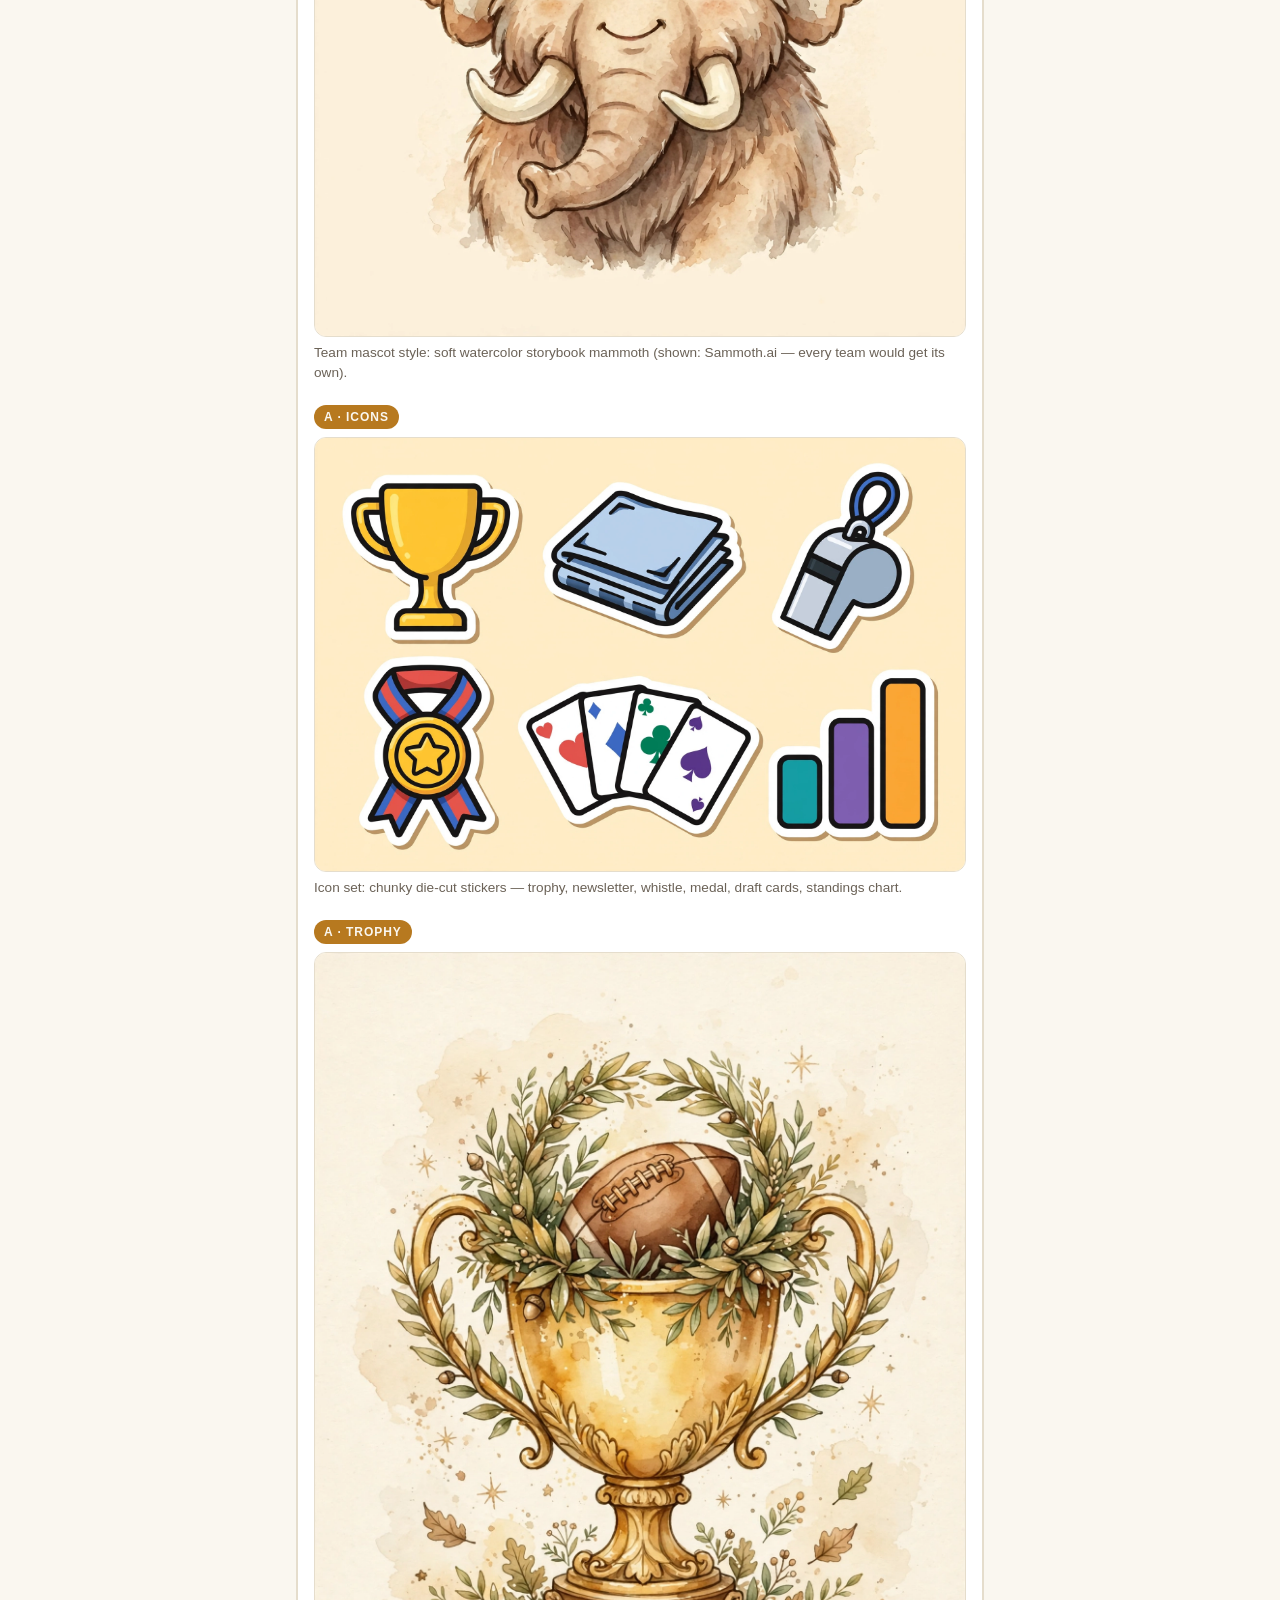
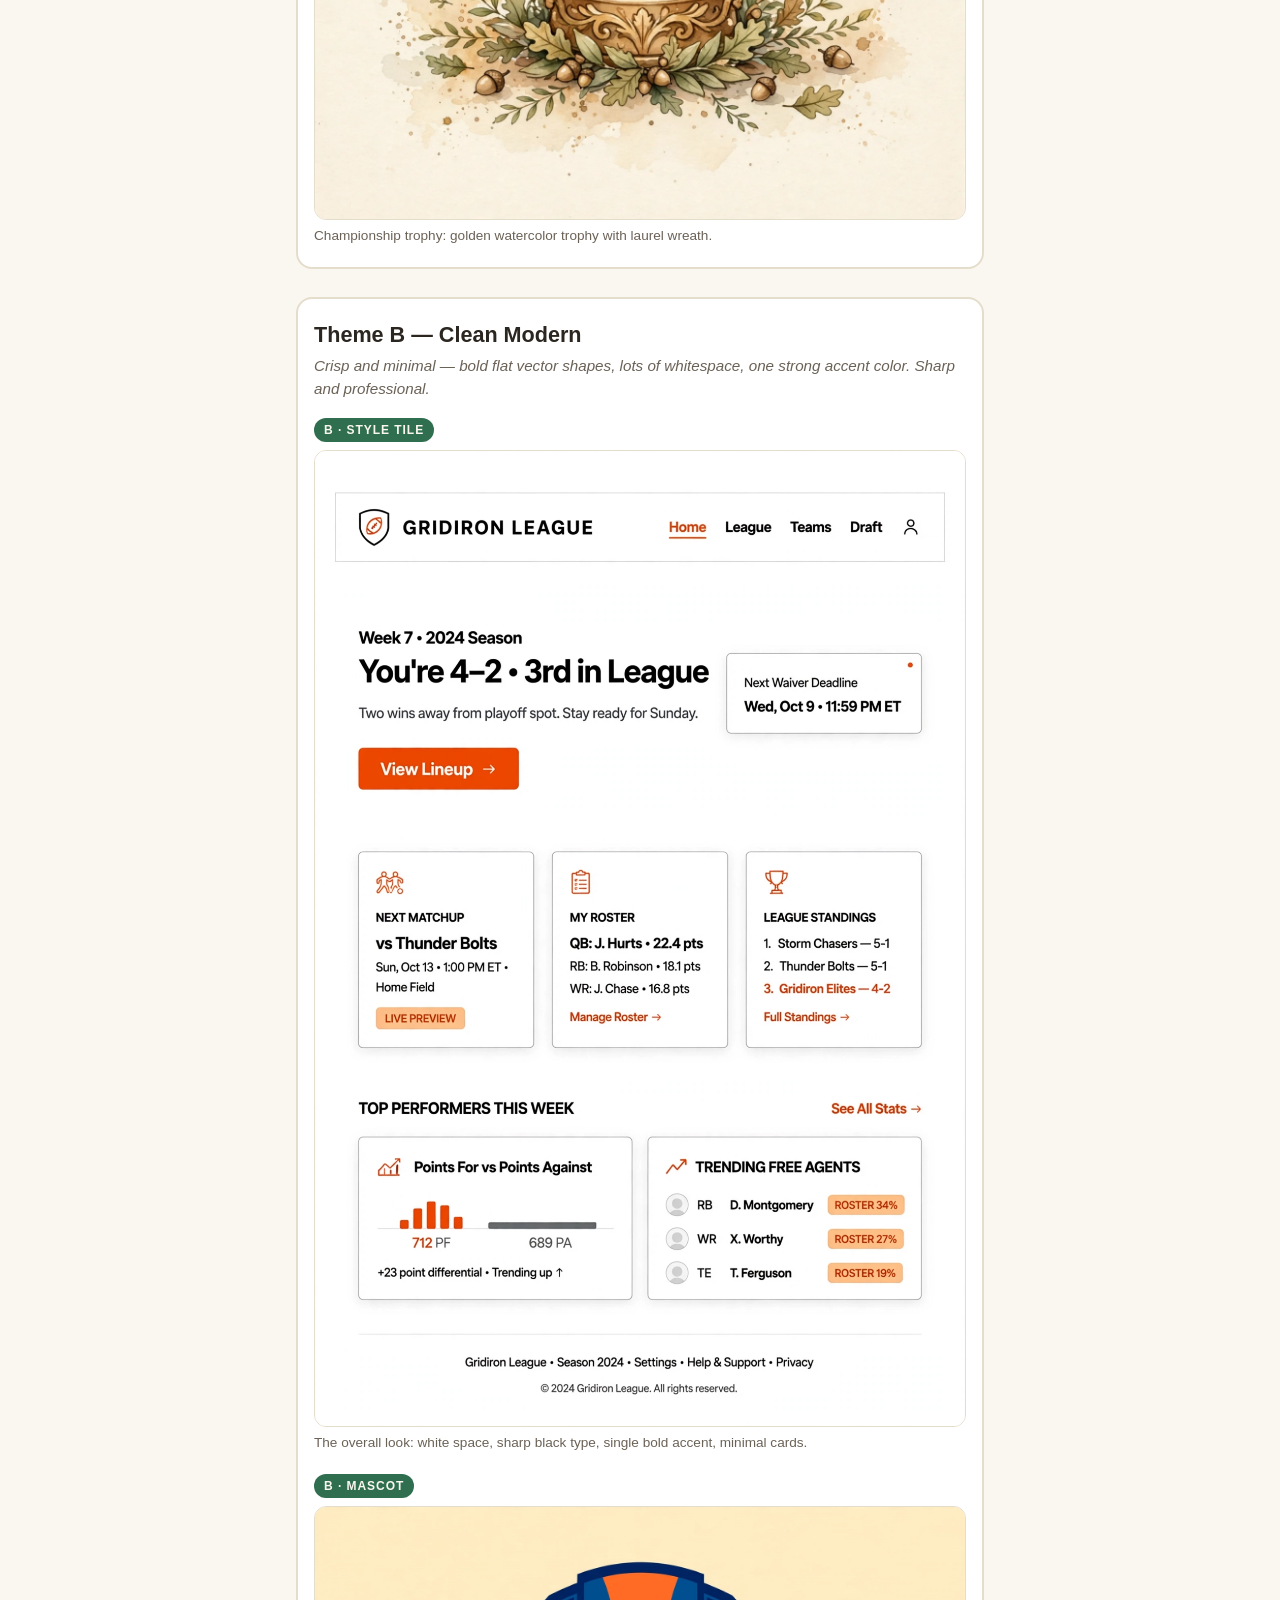
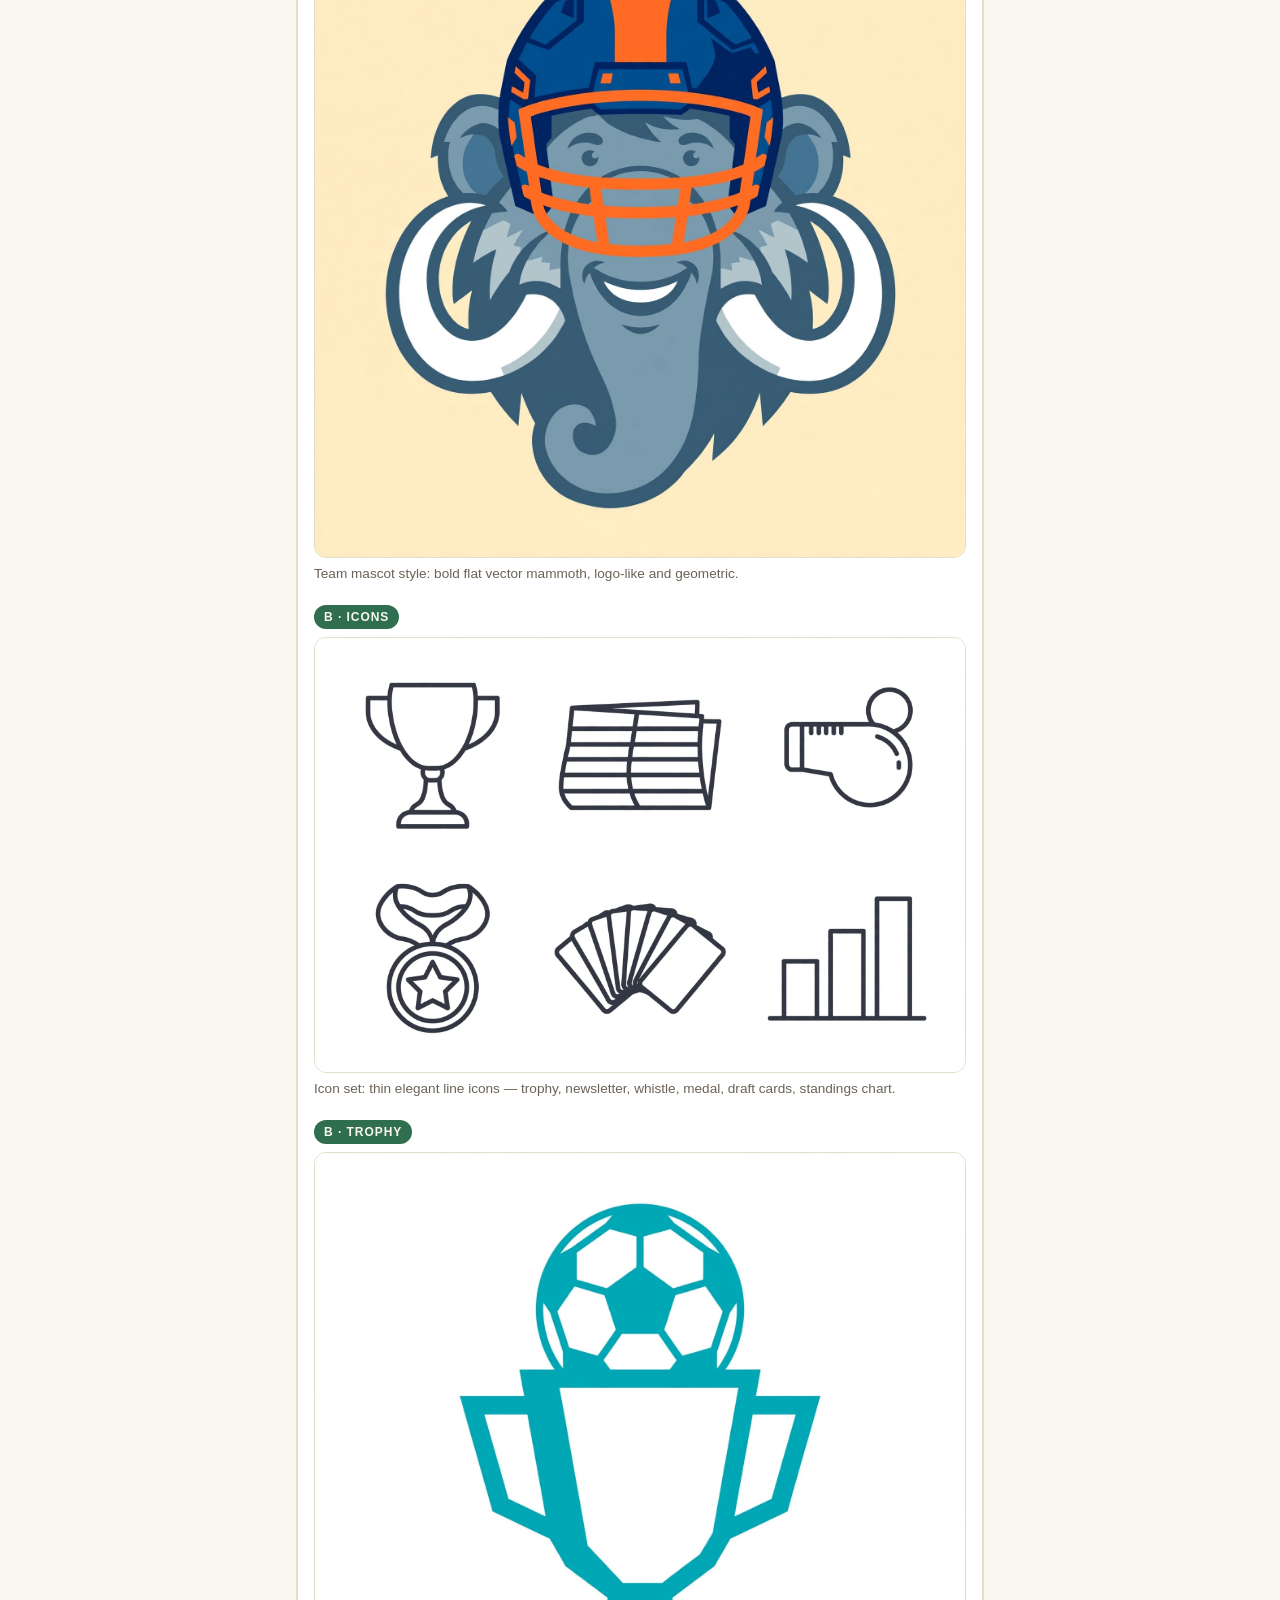
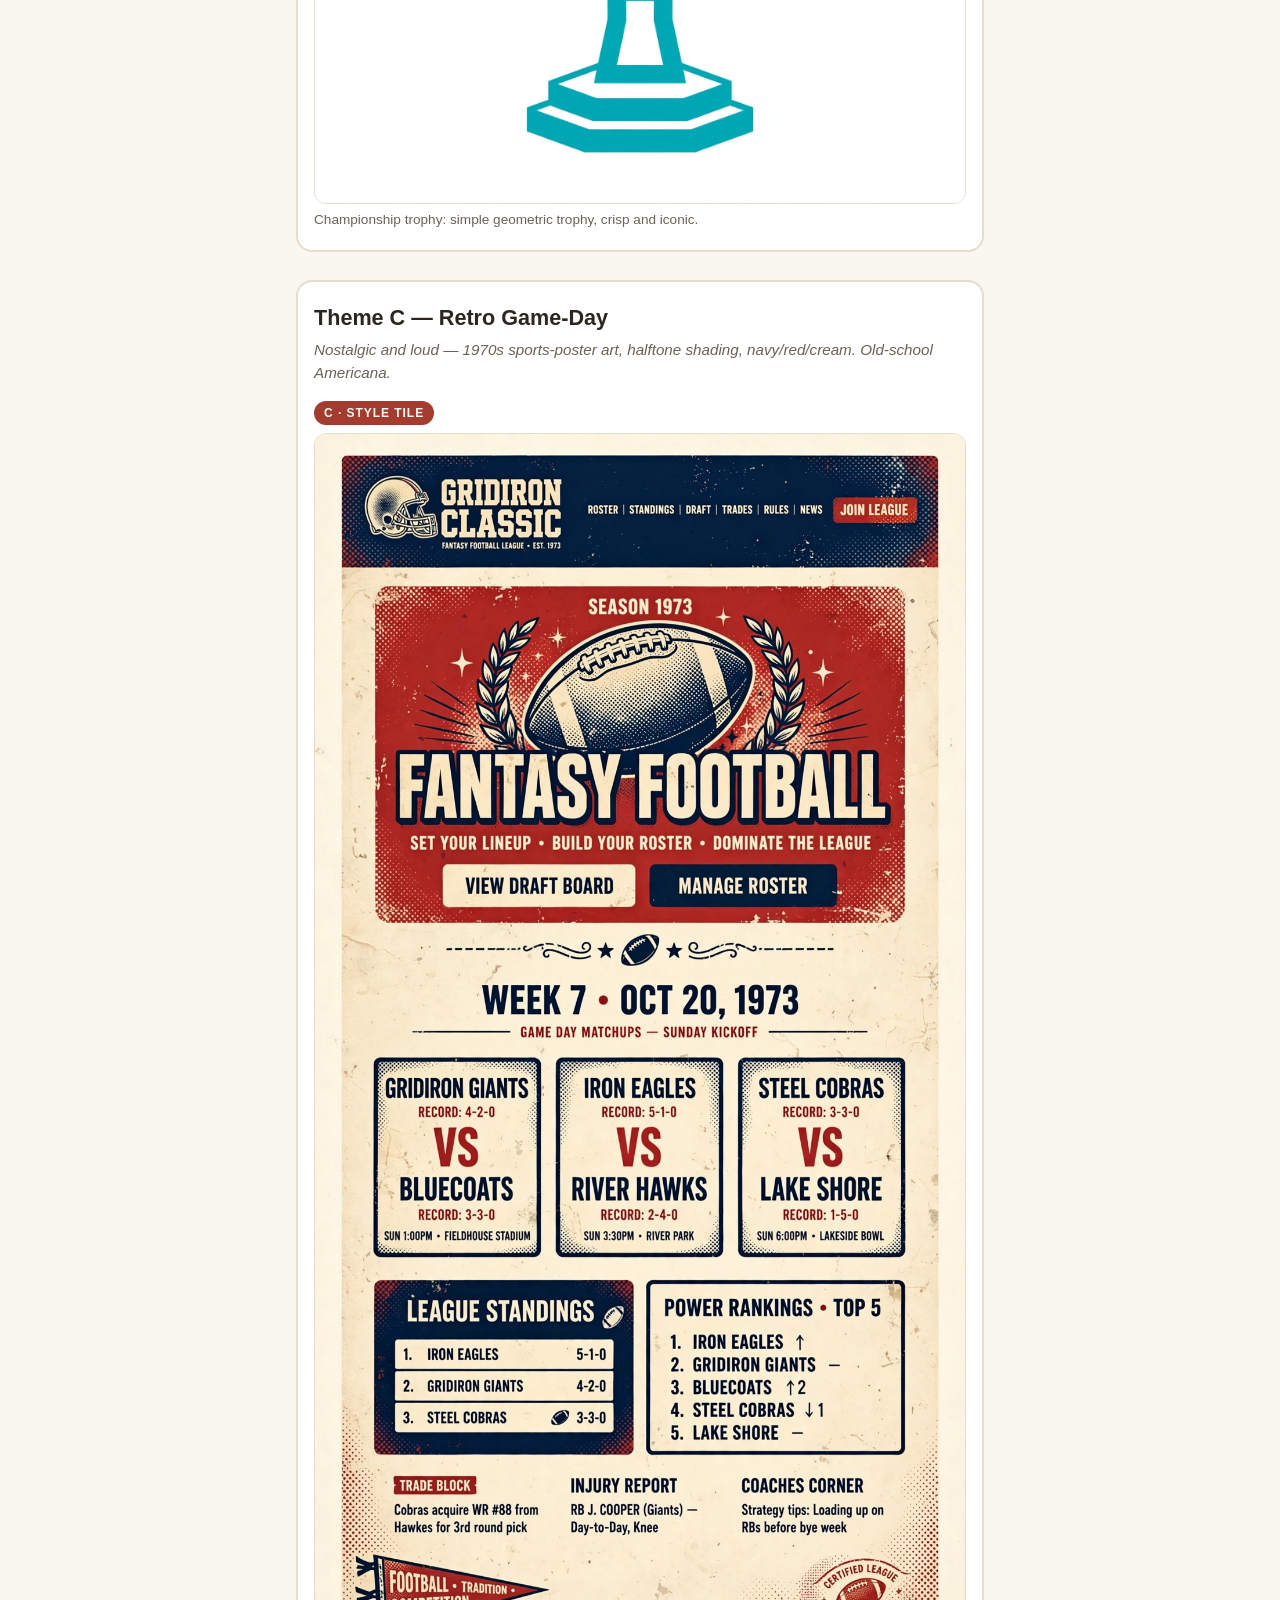
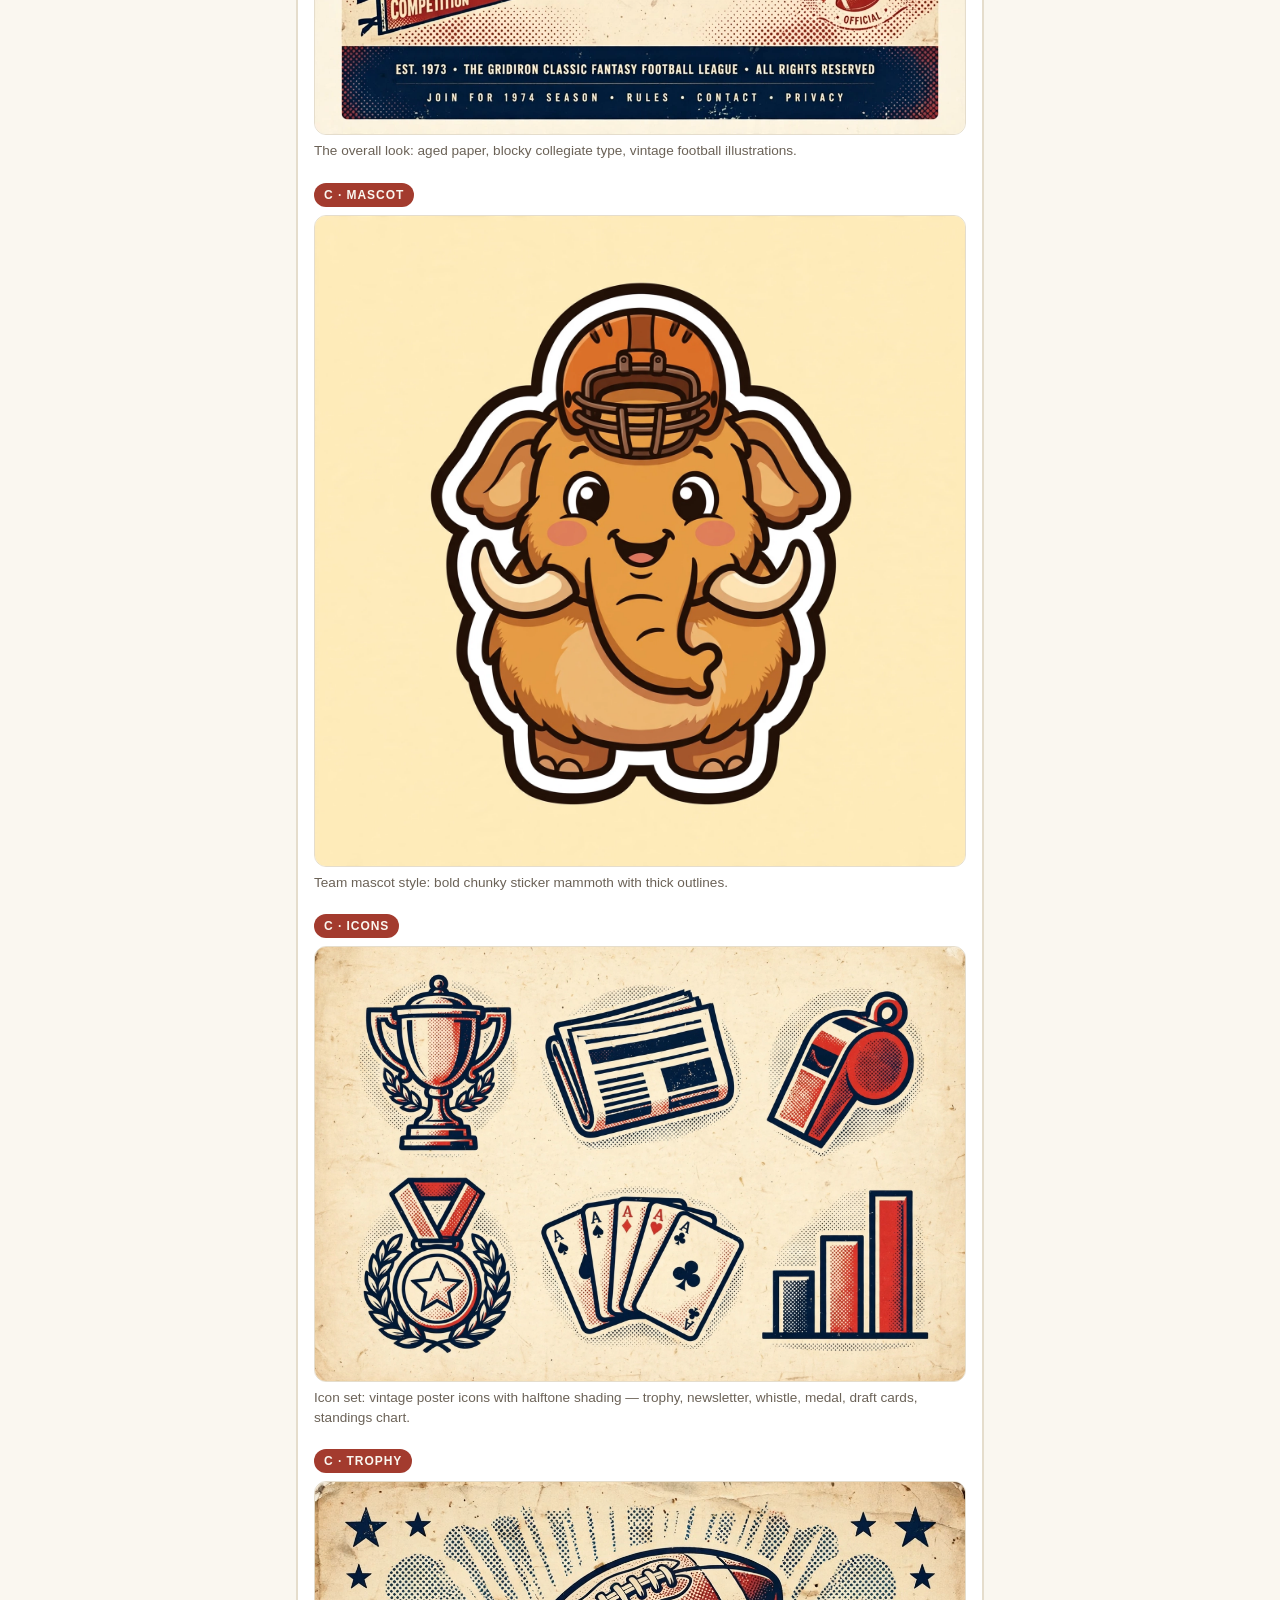
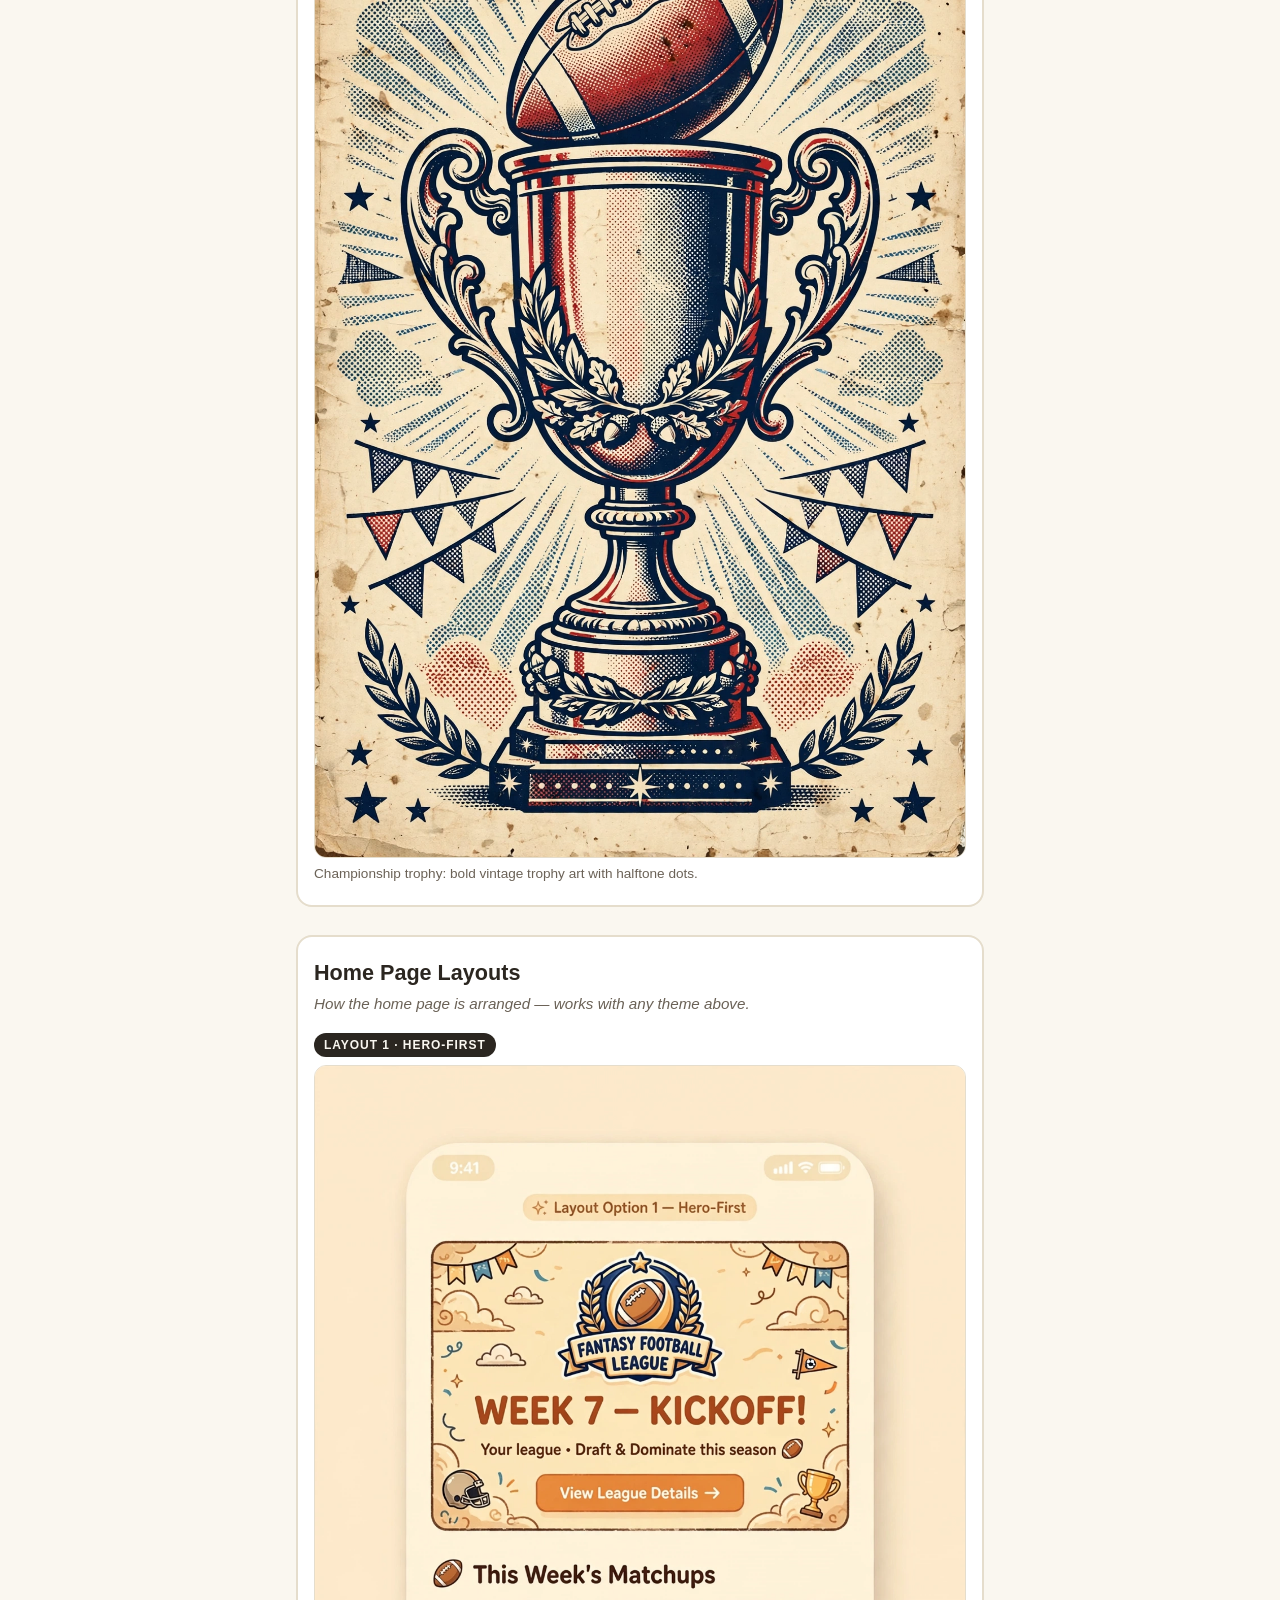
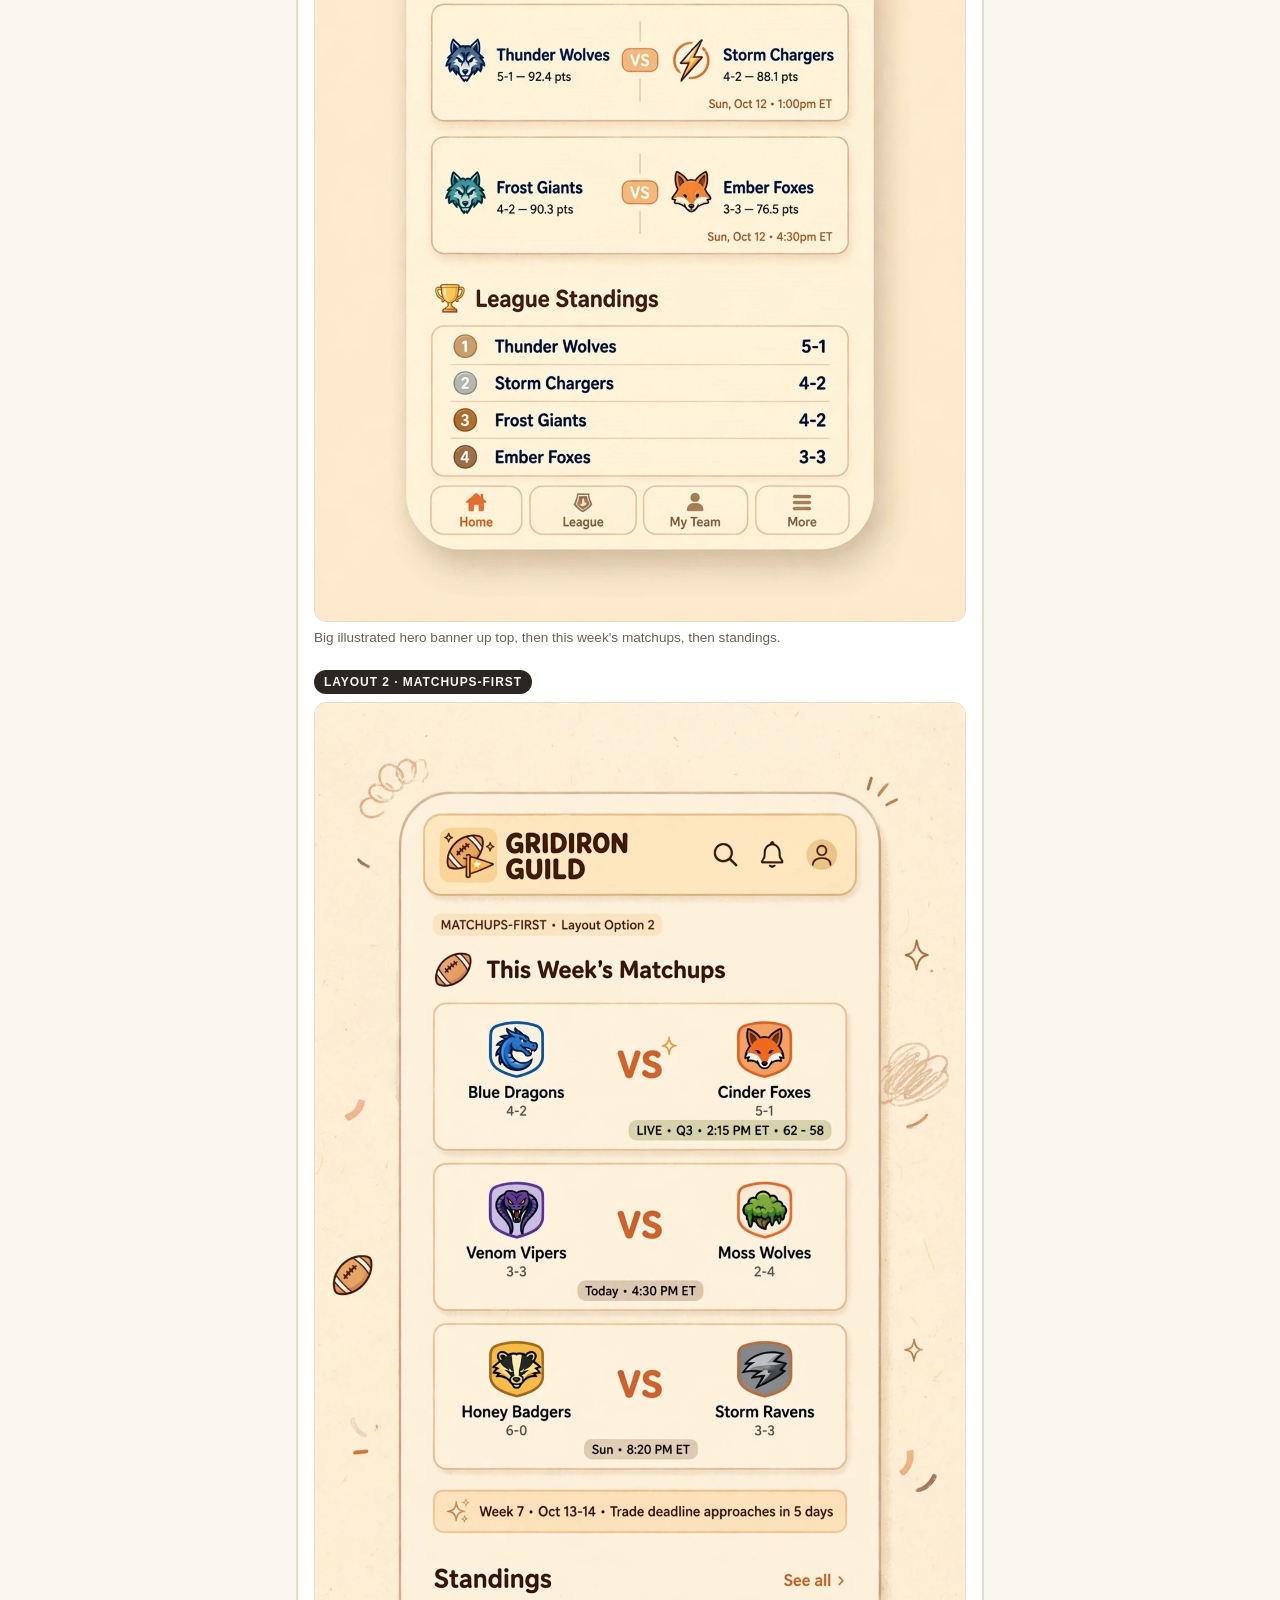
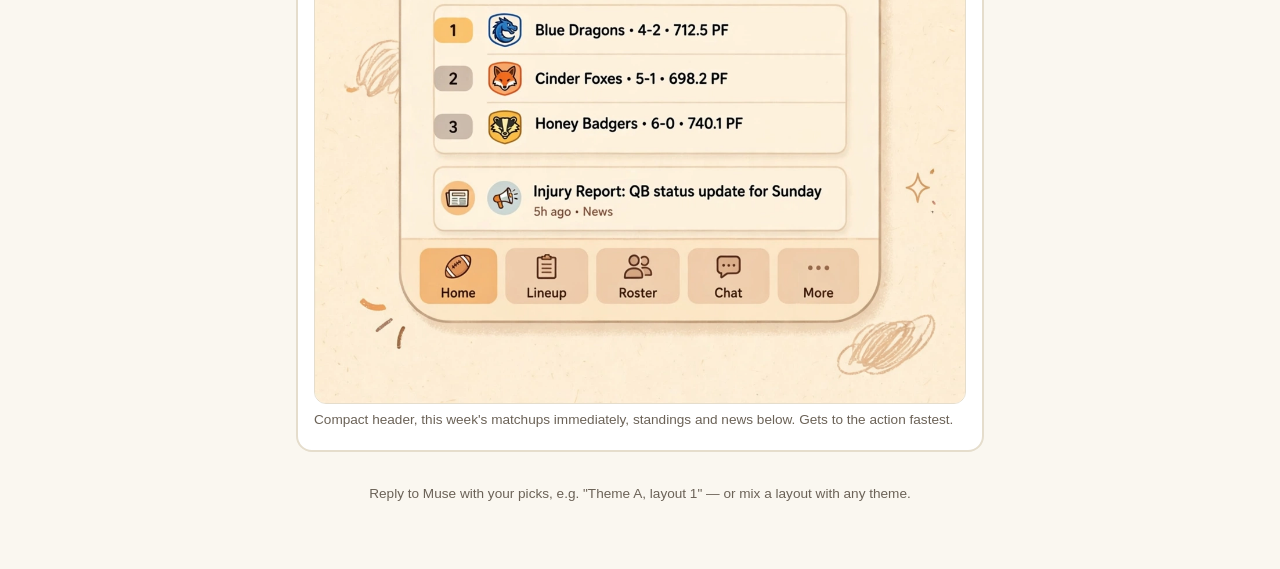
<file: design-options/index.html>
<!DOCTYPE html>
<html lang="en">
<head>
<meta charset="utf-8">
<meta name="viewport" content="width=device-width, initial-scale=1">
<title>Design Options — Gridiron Gentlemen's Society</title>
<style>
  * { box-sizing: border-box; margin: 0; padding: 0; }
  body { font-family: -apple-system, BlinkMacSystemFont, "Segoe UI", Roboto, Helvetica, Arial, sans-serif; background: #faf7f0; color: #2b2620; line-height: 1.5; }
  .wrap { max-width: 720px; margin: 0 auto; padding: 24px 16px 64px; }
  header { text-align: center; margin-bottom: 8px; }
  header h1 { font-size: 1.6rem; letter-spacing: -0.01em; margin-bottom: 8px; }
  header p.how { background: #fff; border: 2px solid #2b2620; border-radius: 12px; padding: 12px 16px; font-size: 0.95rem; margin: 16px 0 32px; box-shadow: 4px 4px 0 #2b2620; }
  header p.how strong { color: #a87f2a; }
  section.theme { background: #fff; border: 2px solid #e5ddcc; border-radius: 16px; padding: 20px 16px; margin-bottom: 28px; }
  section.theme h2 { font-size: 1.35rem; margin-bottom: 4px; }
  section.theme p.vibe { color: #6b6257; font-size: 0.95rem; margin-bottom: 16px; font-style: italic; }
  .opt { margin-bottom: 20px; }
  .opt:last-child { margin-bottom: 0; }
  .opt .tag { display: inline-block; font-size: 0.75rem; font-weight: 700; text-transform: uppercase; letter-spacing: 0.08em; background: #2b2620; color: #faf7f0; border-radius: 999px; padding: 3px 10px; margin-bottom: 8px; }
  .opt img { width: 100%; border-radius: 12px; border: 1px solid #e5ddcc; display: block; background: #fff; }
  .opt p.cap { font-size: 0.85rem; color: #6b6257; margin-top: 6px; }
  section.layouts { margin-top: 8px; }
  footer { text-align: center; color: #6b6257; font-size: 0.85rem; margin-top: 32px; }
  .badge-a { background: #b7791f !important; }
  .badge-b { background: #2f6f4f !important; }
  .badge-c { background: #a33b2e !important; }
</style>
</head>
<body>
<div class="wrap">

  <header>
    <h1>🎨 Design Options</h1>
    <p class="how">Pick a <strong>whole theme</strong> — each one is a complete identity (style + icons + mascot + trophy), not a mix-and-match. Tell Muse which you like, e.g. <strong>"Theme A, layout 1"</strong>, and he'll apply it to the site.</p>
  </header>

  <!-- THEME A -->
  <section class="theme">
    <h2>Theme A — Warm Storybook</h2>
    <p class="vibe">Cozy and playful — soft watercolor art, chunky sticker icons, cream-paper warmth. Friendly like a children's book.</p>
    <div class="opt">
      <span class="tag badge-a">A · Style tile</span>
      <img src="../assets/art/options/theme-a-style.webp" alt="Theme A style tile — warm storybook homepage vibe">
      <p class="cap">The overall look: cream paper, hand-drawn warmth, rounded friendly cards.</p>
    </div>
    <div class="opt">
      <span class="tag badge-a">A · Mascot</span>
      <img src="../assets/art/options/theme-a-mascot.webp" alt="Theme A mascot — soft watercolor mammoth for Sammoth.ai">
      <p class="cap">Team mascot style: soft watercolor storybook mammoth (shown: Sammoth.ai — every team would get its own).</p>
    </div>
    <div class="opt">
      <span class="tag badge-a">A · Icons</span>
      <img src="../assets/art/options/theme-a-icons.webp" alt="Theme A icon set — chunky sticker icons">
      <p class="cap">Icon set: chunky die-cut stickers — trophy, newsletter, whistle, medal, draft cards, standings chart.</p>
    </div>
    <div class="opt">
      <span class="tag badge-a">A · Trophy</span>
      <img src="../assets/art/options/theme-a-trophy.webp" alt="Theme A trophy — watercolor championship trophy">
      <p class="cap">Championship trophy: golden watercolor trophy with laurel wreath.</p>
    </div>
  </section>

  <!-- THEME B -->
  <section class="theme">
    <h2>Theme B — Clean Modern</h2>
    <p class="vibe">Crisp and minimal — bold flat vector shapes, lots of whitespace, one strong accent color. Sharp and professional.</p>
    <div class="opt">
      <span class="tag badge-b">B · Style tile</span>
      <img src="../assets/art/options/theme-b-style.webp" alt="Theme B style tile — clean modern minimal homepage vibe">
      <p class="cap">The overall look: white space, sharp black type, single bold accent, minimal cards.</p>
    </div>
    <div class="opt">
      <span class="tag badge-b">B · Mascot</span>
      <img src="../assets/art/options/theme-b-mascot.webp" alt="Theme B mascot — bold flat vector mammoth for Sammoth.ai">
      <p class="cap">Team mascot style: bold flat vector mammoth, logo-like and geometric.</p>
    </div>
    <div class="opt">
      <span class="tag badge-b">B · Icons</span>
      <img src="../assets/art/options/theme-b-icons.webp" alt="Theme B icon set — clean minimal line icons">
      <p class="cap">Icon set: thin elegant line icons — trophy, newsletter, whistle, medal, draft cards, standings chart.</p>
    </div>
    <div class="opt">
      <span class="tag badge-b">B · Trophy</span>
      <img src="../assets/art/options/theme-b-trophy.webp" alt="Theme B trophy — minimal geometric championship trophy">
      <p class="cap">Championship trophy: simple geometric trophy, crisp and iconic.</p>
    </div>
  </section>

  <!-- THEME C -->
  <section class="theme">
    <h2>Theme C — Retro Game-Day</h2>
    <p class="vibe">Nostalgic and loud — 1970s sports-poster art, halftone shading, navy/red/cream. Old-school Americana.</p>
    <div class="opt">
      <span class="tag badge-c">C · Style tile</span>
      <img src="../assets/art/options/theme-c-style.webp" alt="Theme C style tile — retro game-day poster homepage vibe">
      <p class="cap">The overall look: aged paper, blocky collegiate type, vintage football illustrations.</p>
    </div>
    <div class="opt">
      <span class="tag badge-c">C · Mascot</span>
      <img src="../assets/art/options/theme-c-mascot.webp" alt="Theme C mascot — bold sticker mammoth for Sammoth.ai">
      <p class="cap">Team mascot style: bold chunky sticker mammoth with thick outlines.</p>
    </div>
    <div class="opt">
      <span class="tag badge-c">C · Icons</span>
      <img src="../assets/art/options/theme-c-icons.webp" alt="Theme C icon set — retro poster icons">
      <p class="cap">Icon set: vintage poster icons with halftone shading — trophy, newsletter, whistle, medal, draft cards, standings chart.</p>
    </div>
    <div class="opt">
      <span class="tag badge-c">C · Trophy</span>
      <img src="../assets/art/options/theme-c-trophy.webp" alt="Theme C trophy — retro poster championship trophy">
      <p class="cap">Championship trophy: bold vintage trophy art with halftone dots.</p>
    </div>
  </section>

  <!-- LAYOUTS -->
  <section class="theme layouts">
    <h2>Home Page Layouts</h2>
    <p class="vibe">How the home page is arranged — works with any theme above.</p>
    <div class="opt">
      <span class="tag">Layout 1 · Hero-first</span>
      <img src="../assets/art/options/layout-1-hero-first.webp" alt="Layout 1 — big hero banner first, then matchups">
      <p class="cap">Big illustrated hero banner up top, then this week's matchups, then standings.</p>
    </div>
    <div class="opt">
      <span class="tag">Layout 2 · Matchups-first</span>
      <img src="../assets/art/options/layout-2-matchups-first.webp" alt="Layout 2 — matchups right at the top">
      <p class="cap">Compact header, this week's matchups immediately, standings and news below. Gets to the action fastest.</p>
    </div>
  </section>

  <footer>Reply to Muse with your picks, e.g. "Theme A, layout 1" — or mix a layout with any theme.</footer>

</div>
</body>
</html>
</file>
<file: css/styles.css>
/* Gridiron Gentlemen's Society — "warm playful storybook" theme.
   Light, warm, simple, playful. Sticker-book cards, friendly rounded type,
   generous whitespace. Mobile-first. Desktop breakpoint at 900px.
   Vanilla CSS, no frameworks, no webfont CDN (PWA works offline). */

:root {
  --paper: #faf4e8;
  --paper-2: #f3e9d3;
  --card: #fffdf7;
  --ink: #3d3325;
  --ink-soft: #5c5040;
  --muted: #97836a;
  --line: #e7d8ba;
  --line-soft: #f0e5cc;
  --gold: #d99a2b;
  --gold-deep: #a8741c;
  --gold-soft: #f7dfa4;
  --green: #2f6b45;
  --green-soft: #dcebd6;
  --red: #c05b4a;
  --orange: #e07f3c;
  --sky: #7fb3d5;
  --radius: 22px;
  --radius-sm: 14px;
  --display: ui-rounded, "SF Pro Rounded", "Hiragino Maru Gothic ProN", "Segoe UI", system-ui, -apple-system, sans-serif;
  --sans: -apple-system, BlinkMacSystemFont, "Segoe UI", Roboto, Helvetica, Arial, sans-serif;
  --sticker: 2.5px solid var(--ink);
  --shadow: 5px 5px 0 rgba(61, 51, 37, 0.10);
  --shadow-sm: 3px 3px 0 rgba(61, 51, 37, 0.10);
}

* { box-sizing: border-box; }

html { -webkit-text-size-adjust: 100%; }

body {
  margin: 0;
  color: var(--ink);
  font-family: var(--sans);
  line-height: 1.6;
  background-color: var(--paper);
  background-image: radial-gradient(rgba(217, 154, 43, 0.055) 1.5px, transparent 1.5px);
  background-size: 26px 26px;
}

a { color: var(--green); text-decoration: none; }
a:hover { text-decoration: underline; }

img { max-width: 100%; height: auto; }

/* ---------- Layout ---------- */
.wrap {
  max-width: 920px;
  margin: 0 auto;
  padding: 0 1.25rem;
}

.page-head { margin: 2.2rem 0 1.4rem; text-align: center; }
.page-title {
  margin: 0 0 0.35rem;
  font-family: var(--display);
  font-weight: 800;
  font-size: 1.9rem;
  letter-spacing: -0.01em;
  color: var(--ink);
}
.page-sub { margin: 0; color: var(--muted); font-size: 1rem; }

h2 {
  font-family: var(--display);
  font-weight: 800;
  letter-spacing: -0.01em;
  color: var(--ink);
  font-size: 1.35rem;
  margin: 0 0 0.8rem;
}

/* ---------- Header / nav ---------- */
.site-header {
  background: rgba(250, 244, 232, 0.97);
  border-bottom: var(--sticker);
  position: sticky;
  top: 0;
  z-index: 50;
}

.brand-row {
  display: flex;
  flex-direction: column;
  gap: 0.55rem;
  padding-top: 0.7rem;
  padding-bottom: 0.7rem;
}

.brand {
  display: flex;
  align-items: center;
  gap: 0.8rem;
  color: var(--ink);
}
.brand:hover { text-decoration: none; }

.brand-badge {
  width: 54px;
  height: 54px;
  border-radius: 50%;
  object-fit: cover;
  border: var(--sticker);
  box-shadow: var(--shadow-sm);
  flex: 0 0 auto;
  background: #fff;
}

.brand-text { display: flex; flex-direction: column; line-height: 1.25; }
.brand-name { font-family: var(--display); font-weight: 800; font-size: 1.08rem; letter-spacing: -0.01em; color: var(--ink); }
.brand-motto { color: var(--gold-deep); font-size: 0.82rem; font-weight: 600; }

.nav {
  display: flex;
  gap: 0.3rem;
  overflow-x: auto;
  -webkit-overflow-scrolling: touch;
  scrollbar-width: thin;
  padding-bottom: 0.15rem;
}

.nav-link {
  color: var(--ink-soft);
  padding: 0.45rem 0.85rem;
  white-space: nowrap;
  font-size: 0.86rem;
  font-weight: 700;
  border-radius: 999px;
  border: 2px solid transparent;
}
.nav-link:hover { color: var(--ink); text-decoration: none; background: var(--paper-2); }
.nav-link.on { background: var(--ink); color: var(--paper); border-color: var(--ink); }

/* ---------- Footer ---------- */
.site-footer {
  background: var(--ink);
  color: #f3e9d3;
  margin-top: 4rem;
  padding: 1.8rem 0 2.4rem;
  font-size: 0.88rem;
  border-top: var(--sticker);
}
.site-footer .gold { color: var(--gold-soft); }
.site-footer .muted { color: #bfae8d; }

/* ---------- Cards / grid (sticker style) ---------- */
.grid {
  display: grid;
  grid-template-columns: repeat(auto-fit, minmax(270px, 1fr));
  gap: 1.25rem;
}

.card {
  background: var(--card);
  border: var(--sticker);
  border-radius: var(--radius);
  padding: 1.25rem 1.3rem;
  box-shadow: var(--shadow);
}

a.card { color: var(--ink); display: block; transition: transform 0.12s ease, box-shadow 0.12s ease; }
a.card:hover { text-decoration: none; transform: translate(-2px, -2px); box-shadow: 7px 7px 0 rgba(61, 51, 37, 0.12); }

.card-t { margin: 0 0 0.2rem; font-family: var(--display); font-size: 1.22rem; font-weight: 800; letter-spacing: -0.01em; color: var(--ink); }
.card-sub { margin: 0 0 0.8rem; color: var(--muted); font-size: 0.9rem; }

/* ---------- Stats ---------- */
.stats {
  display: grid;
  grid-template-columns: repeat(auto-fit, minmax(110px, 1fr));
  gap: 0.9rem;
}

.stat {
  background: var(--card);
  border: var(--sticker);
  border-radius: var(--radius);
  padding: 0.9rem 0.8rem;
  text-align: center;
  box-shadow: var(--shadow-sm);
}

.stat-v { font-family: var(--display); font-size: 1.75rem; font-weight: 800; line-height: 1.2; color: var(--ink); letter-spacing: -0.02em; }
.stat-l { color: var(--muted); font-size: 0.72rem; text-transform: uppercase; letter-spacing: 0.1em; margin-top: 0.25rem; font-weight: 700; }

/* ---------- Tables (warm light panels) ---------- */
.tbl-wrap {
  overflow-x: auto;
  -webkit-overflow-scrolling: touch;
  border-radius: var(--radius);
  border: var(--sticker);
  box-shadow: var(--shadow);
  background: var(--card);
}

table.tbl {
  width: 100%;
  border-collapse: collapse;
  background: var(--card);
  color: var(--ink);
  font-size: 0.92rem;
}

table.tbl caption { text-align: left; padding: 0.8rem 1rem; color: var(--muted); font-size: 0.88rem; }

table.tbl th,
table.tbl td {
  padding: 0.65rem 0.85rem;
  text-align: left;
  border-bottom: 1px solid var(--line-soft);
  white-space: nowrap;
}

table.tbl th {
  background: var(--gold-soft);
  color: var(--ink);
  font-size: 0.74rem;
  text-transform: uppercase;
  letter-spacing: 0.09em;
  font-weight: 800;
  font-family: var(--display);
}

table.tbl tr:last-child td { border-bottom: none; }
table.tbl tbody tr:hover td { background: rgba(217, 154, 43, 0.08); }

.num { text-align: right; font-variant-numeric: tabular-nums; }
tr.hl td { background: rgba(217, 154, 43, 0.22); font-weight: 700; }

/* ---------- People ---------- */
.avatar {
  width: 54px;
  height: 54px;
  border-radius: 50%;
  object-fit: cover;
  flex: 0 0 auto;
  border: var(--sticker);
  display: inline-flex;
  align-items: center;
  justify-content: center;
  background: #fff;
}
.avatar.lg { width: 108px; height: 108px; }
.avatar.sm { width: 36px; height: 36px; }

.initials {
  background: var(--gold-soft);
  color: var(--ink);
  font-weight: 800;
  font-size: 1rem;
  letter-spacing: 0.03em;
  font-family: var(--display);
}
.avatar.lg.initials { font-size: 1.9rem; }
.avatar.sm.initials { font-size: 0.72rem; }

/* Team mascot stickers */
.mascot {
  width: 104px;
  height: 104px;
  border-radius: 26px;
  object-fit: cover;
  flex: 0 0 auto;
  border: var(--sticker);
  box-shadow: var(--shadow-sm);
  background: #fff;
}
.mascot.sm { width: 56px; height: 56px; border-radius: 16px; }

/* Legacy crest class (kept for compatibility) */
.crest {
  width: 64px;
  height: 64px;
  border-radius: 50%;
  object-fit: cover;
  flex: 0 0 auto;
  border: var(--sticker);
  background: #fff;
}

/* Trophy / award art */
.trophy-art {
  width: 120px;
  height: 120px;
  border-radius: 26px;
  object-fit: cover;
  border: var(--sticker);
  box-shadow: var(--shadow-sm);
  background: #fff;
}
.award-art {
  width: 64px;
  height: 64px;
  border-radius: 18px;
  object-fit: cover;
  border: var(--sticker);
  background: #fff;
  flex: 0 0 auto;
}

/* ---------- Chips / tabs ---------- */
.chip {
  display: inline-block;
  padding: 0.22rem 0.75rem;
  border-radius: 999px;
  font-size: 0.76rem;
  font-weight: 800;
  letter-spacing: 0.05em;
  text-transform: uppercase;
  background: var(--paper-2);
  border: 2px solid var(--ink);
  color: var(--ink-soft);
  white-space: nowrap;
  font-family: var(--display);
}
.chip.gold { background: var(--gold-soft); border-color: var(--ink); color: var(--ink); }
.chip.green { background: var(--green-soft); border-color: var(--ink); color: var(--green); }

.tabs {
  display: flex;
  gap: 0.5rem;
  overflow-x: auto;
  margin: 1.2rem 0;
  -webkit-overflow-scrolling: touch;
  justify-content: center;
  padding: 0.25rem;
}

.tab {
  background: var(--card);
  border: 2px solid var(--ink);
  color: var(--ink-soft);
  padding: 0.5rem 1.1rem;
  border-radius: 999px;
  font-size: 0.9rem;
  font-weight: 700;
  cursor: pointer;
  white-space: nowrap;
  font-family: var(--display);
  box-shadow: 2px 2px 0 rgba(61, 51, 37, 0.12);
}
.tab:hover { color: var(--ink); transform: translate(-1px, -1px); }
.tab.on { background: var(--ink); border-color: var(--ink); color: var(--paper); }

/* ---------- Bracket ---------- */
.bracket {
  display: flex;
  gap: 1.1rem;
  overflow-x: auto;
  padding-bottom: 0.5rem;
  -webkit-overflow-scrolling: touch;
}

.bround { min-width: 240px; flex: 1; }
.bround > h4 { margin: 0 0 0.7rem; color: var(--gold-deep); font-size: 0.82rem; text-transform: uppercase; letter-spacing: 0.12em; font-family: var(--display); font-weight: 800; }

.bmatch {
  background: var(--card);
  border: var(--sticker);
  border-radius: var(--radius-sm);
  margin-bottom: 0.8rem;
  overflow: hidden;
  box-shadow: var(--shadow-sm);
}

.bteam {
  display: flex;
  align-items: center;
  gap: 0.55rem;
  padding: 0.6rem 0.8rem;
  font-size: 0.92rem;
}
.bteam + .bteam { border-top: 2px dashed var(--line); }
.bteam.win { background: rgba(217, 154, 43, 0.14); font-weight: 800; }
.bteam .bseed { margin-left: auto; }

.bseed {
  color: var(--ink-soft);
  font-size: 0.76rem;
  font-weight: 700;
  background: var(--paper-2);
  border: 2px solid var(--line);
  border-radius: 8px;
  padding: 0.1rem 0.45rem;
}

/* ---------- Rows ---------- */
.row {
  display: flex;
  align-items: center;
  justify-content: space-between;
  gap: 0.8rem;
  padding: 0.7rem 0;
}
.row + .row { border-top: 2px dashed var(--line-soft); }

/* ---------- Hero ---------- */
.hero {
  background: var(--card);
  border: var(--sticker);
  border-radius: 28px;
  margin: 1.75rem 0 0.5rem;
  overflow: hidden;
  box-shadow: 6px 6px 0 rgba(61, 51, 37, 0.12);
}

.hero-inner {
  padding: 1.75rem 1.5rem 2rem;
  text-align: center;
}

.hero-art {
  width: 100%;
  max-width: 520px;
  border-radius: 18px;
  border: var(--sticker);
  margin-bottom: 1.3rem;
  background: #fff;
}

.hero-eyebrow {
  font-size: 0.76rem;
  font-weight: 800;
  letter-spacing: 0.26em;
  text-transform: uppercase;
  color: var(--gold-deep);
  margin: 0 0 0.8rem;
  font-family: var(--display);
}

.hero-logo {
  width: 110px;
  height: 110px;
  border-radius: 50%;
  object-fit: cover;
  border: var(--sticker);
  box-shadow: var(--shadow-sm);
  margin-bottom: 1.1rem;
  background: #fff;
}
.hero-inner h1 { margin: 0 0 0.35rem; font-family: var(--display); font-weight: 800; font-size: 2rem; letter-spacing: -0.02em; color: var(--ink); }
.hero-inner p { margin: 0.3rem 0; }

/* ---------- Forms ---------- */
input.search {
  width: 100%;
  background: var(--card);
  border: var(--sticker);
  border-radius: 999px;
  color: var(--ink);
  padding: 0.7rem 1.3rem;
  font-size: 1rem;
  margin: 1.1rem 0;
  font-family: var(--sans);
  box-shadow: var(--shadow-sm);
}
input.search:focus { outline: none; box-shadow: 0 0 0 4px rgba(217, 154, 43, 0.25); }
input.search::placeholder { color: var(--muted); }

.btn {
  display: inline-block;
  background: var(--gold);
  color: var(--ink);
  border: var(--sticker);
  border-radius: 999px;
  padding: 0.6rem 1.4rem;
  font-size: 0.95rem;
  font-weight: 800;
  letter-spacing: 0.02em;
  cursor: pointer;
  font-family: var(--display);
  box-shadow: 3px 3px 0 rgba(61, 51, 37, 0.9);
}
.btn:hover { transform: translate(-1px, -1px); box-shadow: 4px 4px 0 rgba(61, 51, 37, 0.9); text-decoration: none; color: var(--ink); }
.btn:active { transform: translate(2px, 2px); box-shadow: 1px 1px 0 rgba(61, 51, 37, 0.9); }

/* ---------- Newsletter ---------- */
.nl {
  background: var(--card);
  border: var(--sticker);
  border-radius: var(--radius);
  padding: 1.6rem 1.5rem;
  max-width: 760px;
  margin: 0 auto;
  box-shadow: var(--shadow);
}
.nl h1, .nl h2, .nl h3 { line-height: 1.3; font-family: var(--display); font-weight: 800; letter-spacing: -0.01em; color: var(--ink); }
.nl p { margin: 0.7rem 0; }
.nl ul, .nl ol { padding-left: 1.4rem; }
.nl a { color: var(--green); }

.nl-section { margin: 1.9rem 0; }
.nl-section:first-child { margin-top: 0.5rem; }

.nl-eyebrow {
  color: var(--gold-deep);
  font-size: 0.74rem;
  font-weight: 800;
  text-transform: uppercase;
  letter-spacing: 0.22em;
  margin: 0 0 0.4rem;
  font-family: var(--display);
}

.nl-section-title { margin: 0 0 0.55rem; font-size: 1.4rem; }

.nl-champ-banner {
  background: var(--gold-soft);
  border: var(--sticker);
  border-radius: var(--radius);
  padding: 1.1rem 1.25rem;
  margin: 1.3rem 0;
  text-align: center;
  font-weight: 800;
  font-family: var(--display);
  color: var(--ink);
  box-shadow: var(--shadow-sm);
}

/* ---------- Medals ---------- */
.medal-dot {
  display: inline-flex;
  align-items: center;
  justify-content: center;
  width: 28px;
  height: 28px;
  border-radius: 50%;
  font-size: 0.72rem;
  font-weight: 800;
  color: #fff;
  flex: 0 0 auto;
  border: 2px solid rgba(61, 51, 37, 0.85);
  font-family: var(--display);
}

/* ---------- Rivalry ---------- */
.vs-badge {
  display: inline-flex;
  align-items: center;
  justify-content: center;
  width: 60px;
  height: 60px;
  border-radius: 50%;
  background: var(--gold);
  border: var(--sticker);
  color: var(--ink);
  font-weight: 800;
  font-size: 0.95rem;
  flex: 0 0 auto;
  font-family: var(--display);
  box-shadow: var(--shadow-sm);
}

/* ---------- Lib-generated extras ---------- */
.hbar-track {
  flex: 1;
  height: 12px;
  background: var(--paper-2);
  border: 2px solid var(--line);
  border-radius: 999px;
  overflow: hidden;
  min-width: 60px;
}
.hbar-fill {
  height: 100%;
  background: linear-gradient(90deg, var(--gold), var(--orange));
  border-radius: 999px;
}
.chart-legend { display: flex; flex-wrap: wrap; gap: 0.8rem; margin-top: 0.6rem; font-size: 0.84rem; color: var(--muted); }
.chart-legend i {
  display: inline-block;
  width: 11px;
  height: 11px;
  border-radius: 50%;
  margin-right: 0.35rem;
  border: 1.5px solid var(--ink);
}

/* ---------- Utilities ---------- */
.muted { color: var(--muted); }
.gold { color: var(--gold-deep); }
.green { color: var(--green); }
.red { color: var(--red); }
.center { text-align: center; }
.mt1 { margin-top: 1rem; }
.mt2 { margin-top: 2rem; }
.mono { font-family: ui-monospace, SFMono-Regular, Menlo, Consolas, monospace; font-variant-numeric: tabular-nums; }
.two-col { display: grid; grid-template-columns: 1fr; gap: 1.1rem; }

/* ---------- Desktop ---------- */
@media (min-width: 900px) {
  .page-title { font-size: 2.4rem; }

  .brand-row { flex-direction: row; align-items: center; justify-content: space-between; }
  .nav { overflow: visible; }

  .two-col { grid-template-columns: 1fr 1fr; }

  .hero-inner { padding: 2.5rem 2.5rem 2.75rem; }
  .hero-inner h1 { font-size: 2.8rem; }

  .nl { padding: 2.5rem 3rem; }
}
</file>
